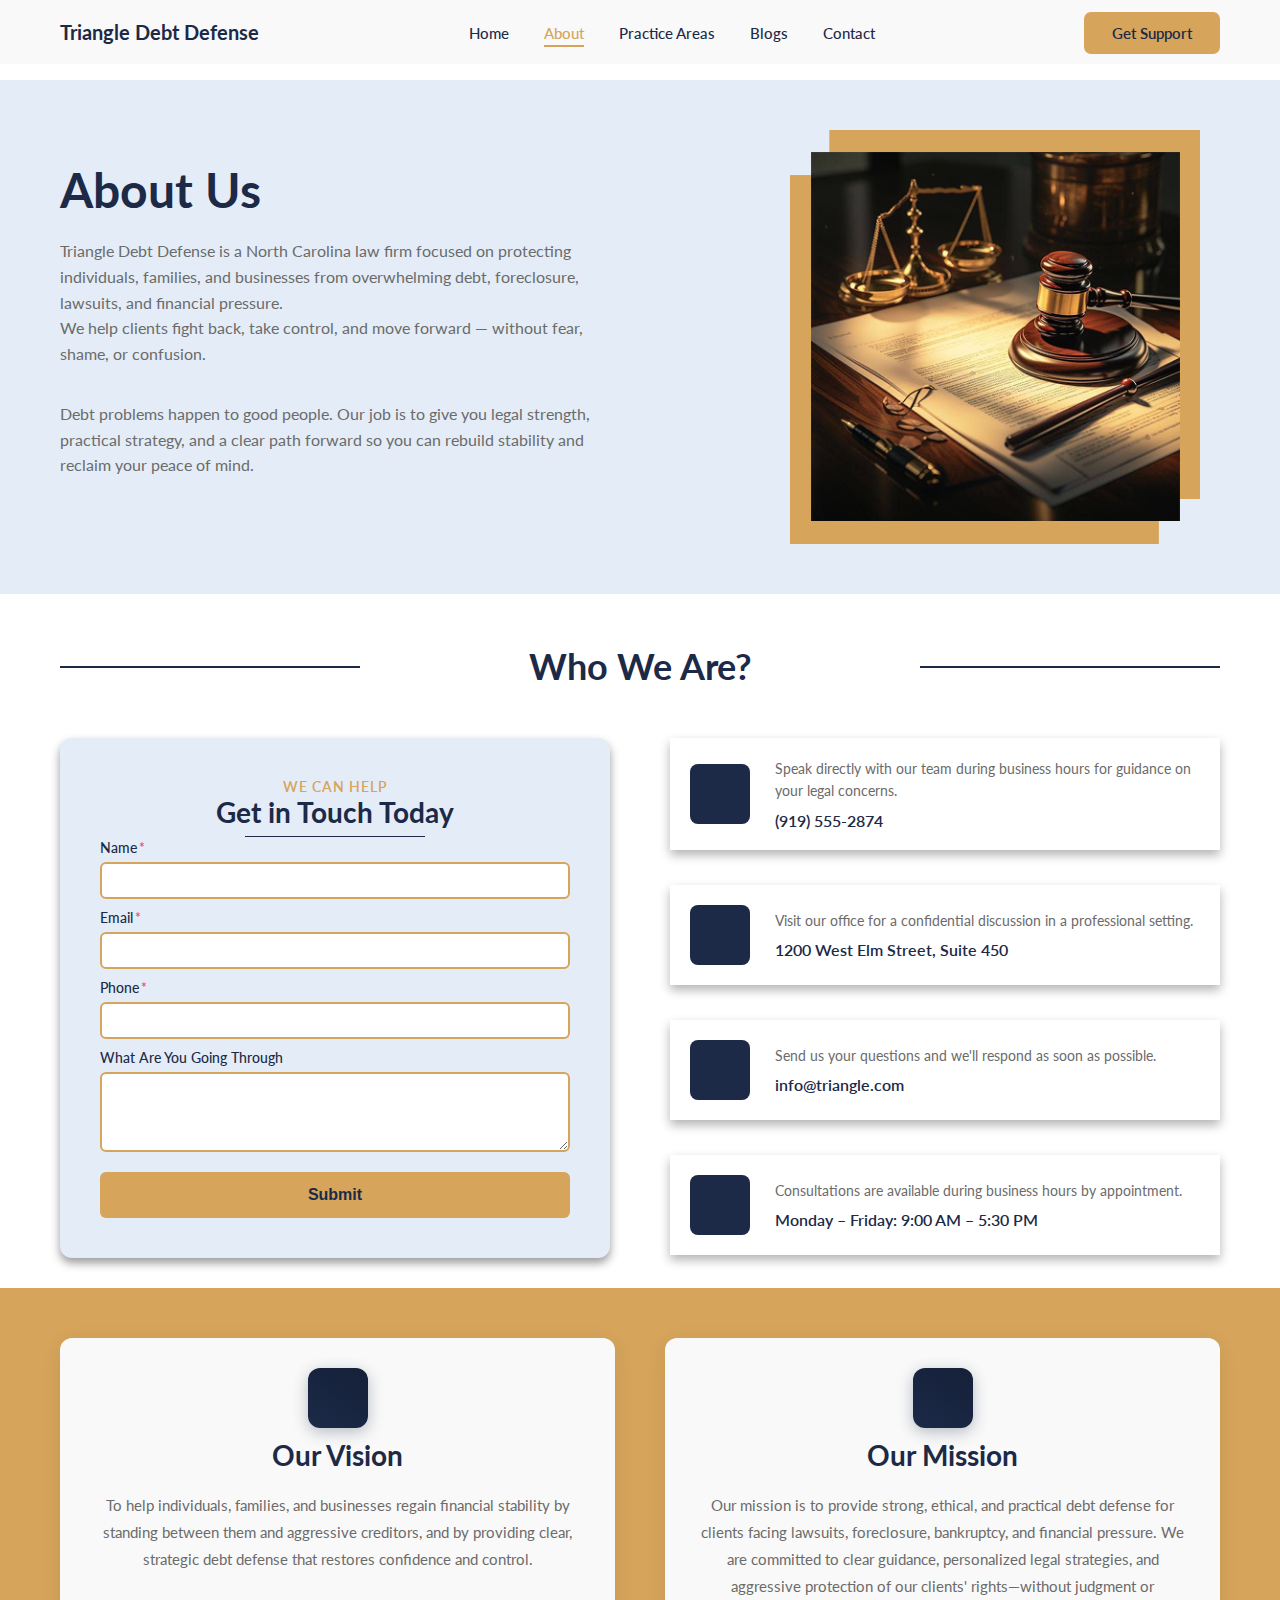
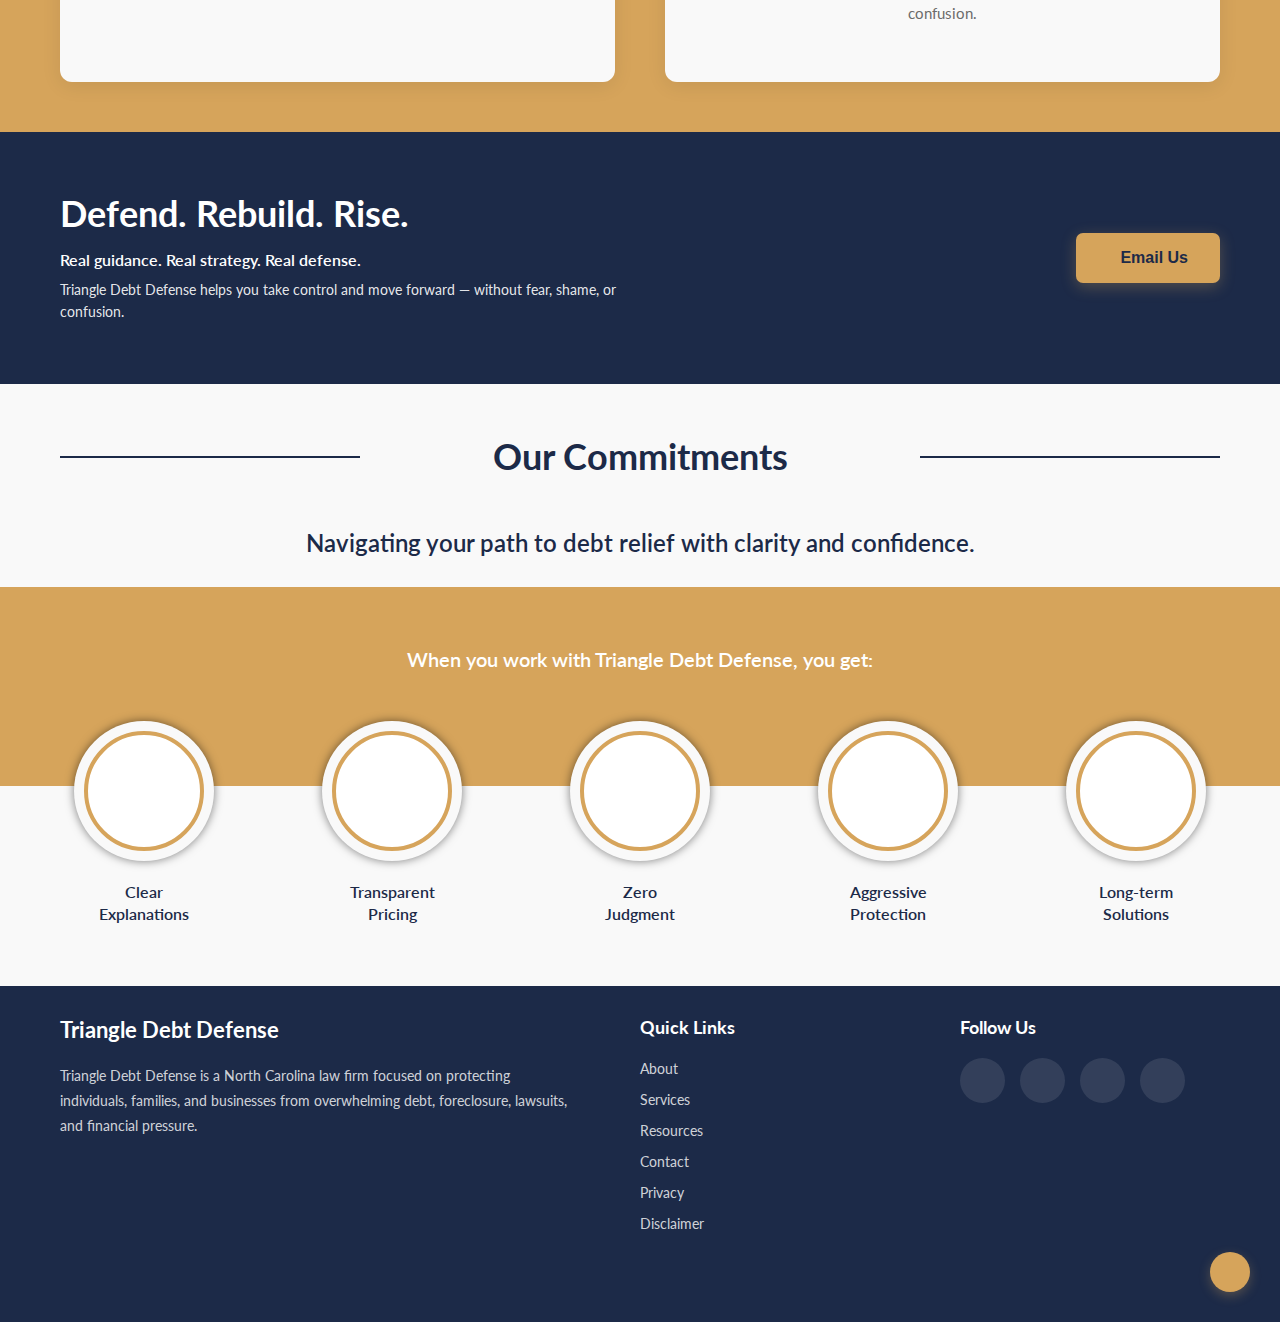
<file: about.html>
<!DOCTYPE html>
<html lang="en">

<head>
    <meta charset="UTF-8">
    <meta name="viewport" content="width=device-width, initial-scale=1.0">
    <link rel="stylesheet" href="assets/CSS/style.css">
    <link rel="stylesheet" href="assets/CSS/about.css">
    <link rel="stylesheet" href="https://cdnjs.cloudflare.com/ajax/libs/font-awesome/6.5.1/css/all.min.css"
        integrity="sha512-DTOQO9RWCH3ppGqcWaEA1BIZOC6xxalwEsw9c2QQeAIftl+Vegovlnee1c9QX4TctnWMn13TZye+giMm8e2LwA=="
        crossorigin="anonymous" referrerpolicy="no-referrer">
    <title>Triangle Debt Defense | About</title>
</head>

<body>

    <!-- Header -->
    <header>

        <!-- Navigation Bar For  -->
        <nav class="flexBetween">

            <!-- Logo -->
            <div class="logo">
                <a href="index.html"><span>Triangle Debt Defense</span></a>
            </div>

            <!-- Navigation buttons -->
            <ul class="nav-buttons">
                <li><a href="index.html">Home</a></li>
                <li><a href="about.html" class="active">About</a></li>
                <li><a href="practiseAreas.html">Practice Areas</a></li>
                <li><a href="chapter7vschapter13bankruptcy.html">Blogs</a></li>
                <li><a href="contact.html">Contact</a></li>
            </ul>

            <!-- contact buttons -->
            <div class="contact-buttons">
                <a class="secondaryButton" href="contact.html"><span>Get Support</span></a>
            </div>

            <!-- Hamburger Menu -->
            <div class="hamburger" id="hamburger">
                <span></span>
                <span></span>
                <span></span>
            </div>

        </nav>

        <!-- Side Bar -->
        <div class="sidebar" id="sidebar">
            <div class="sidebar-header">
                <div class="sidebar-logo">
                    <span>Triangle Debt Defense</span>
                </div>
                <button class="close-btn" id="closeBtn">
                    <span>&times;</span>
                </button>
            </div>
            <ul class="sidebar-nav">
                <li><a href="index.html">Home</a></li>
                <li><a href="about.html" class="active">About</a></li>
                <li><a href="practiseAreas.html">Practice Areas</a></li>
                <li><a href="chapter7vschapter13bankruptcy.html">Blogs</a></li>
                <li><a href="contact.html">Contact</a></li>
            </ul>
            <div class="sidebar-footer">
                <a class="secondaryButton" href="contact.html"><span>Get Support</span></a>
            </div>
        </div>

    </header>

    <!-- Section 1: About Hero Section -->
    <section id="moveToTopBtn" class="about-hero-section">
        <div class="section-style">
            <div class="about-hero-container">
                <!-- Left Column: Text Content -->
                <div class="about-hero-content">
                    <h1 class="about-hero-heading hero-title">
                        <i class="fa-solid fa-caret-right"></i>
                        About Us
                    </h1>
                    <p class="hero-description">
                        Triangle Debt Defense is a North Carolina law firm focused on protecting individuals, families,
                        and businesses from overwhelming debt, foreclosure, lawsuits, and financial pressure.<br>
                        We help clients fight back, take control, and move forward — without fear, shame, or confusion.
                    </p>
                    <p class="hero-description">
                        Debt problems happen to good people. Our job is to give you legal strength, practical strategy,
                        and a clear path forward so you can rebuild stability and reclaim your peace of mind.
                    </p>
                </div>

                <!-- Right Column: Image -->
                <div class="about-hero-image">
                    <img src="assets/Images/aboutHero.png" alt="Legal services - scales of justice and gavel">
                </div>
            </div>
        </div>
    </section>

    <!-- Section 2: Contact Us Section -->
    <section class="who-we-are">
        <div class="section-style">

            <!-- Section Title -->
            <h2 class="section-title">Who We Are?</h2>

            <!-- Top Info -->
            <div class="who-top">

                <!-- Right form -->
                <div class="who-right-form marginCenter">
                    <div class="form-header">
                        <p class="form-subtitle">We Can Help</p>
                        <h3 class="form-title">Get in Touch Today</h3>
                    </div>
                    <form class="contact-form">
                        <div class="form-group">
                            <label for="name">Name<span class="required">*</span></label>
                            <input type="text" id="name" name="name" required>
                        </div>
                        <div class="form-group">
                            <label for="email">Email<span class="required">*</span></label>
                            <input type="email" id="email" name="email" required>
                        </div>
                        <div class="form-group">
                            <label for="phone">Phone<span class="required">*</span></label>
                            <input type="tel" id="phone" name="phone" required>
                        </div>
                        <div class="form-group">
                            <label for="message">What Are You Going Through</label>
                            <textarea id="message" name="message" rows="3"></textarea>
                        </div>
                        <button type="submit" class="submit-btn">Submit</button>
                    </form>
                </div>

                <!-- Right: Contact Information Cards -->
                <div class="about-contact-cards">
                    <!-- Phone Card -->
                    <div class="about-contact-card">
                        <div class="about-contact-icon">
                            <i class="fa-solid fa-phone"></i>
                        </div>
                        <div class="about-contact-text">
                            <p class="contact-card-description">Speak directly with our team during business hours for
                                guidance on your legal concerns.</p>
                            <p class="contact-card-info">(919) 555-2874</p>
                        </div>
                    </div>

                    <!-- Location Card -->
                    <div class="about-contact-card">
                        <div class="about-contact-icon">
                            <i class="fa-solid fa-location-dot"></i>
                        </div>
                        <div class="about-contact-text">
                            <p class="contact-card-description">Visit our office for a confidential discussion in a
                                professional setting.</p>
                            <p class="contact-card-info">1200 West Elm Street, Suite 450</p>
                        </div>
                    </div>

                    <!-- Email Card -->
                    <div class="about-contact-card">
                        <div class="about-contact-icon">
                            <i class="fa-solid fa-envelope"></i>
                        </div>
                        <div class="about-contact-text">
                            <p class="contact-card-description">Send us your questions and we'll respond as soon as
                                possible.</p>
                            <p class="contact-card-info">info@triangle.com</p>
                        </div>
                    </div>

                    <!-- Availability Card -->
                    <div class="about-contact-card">
                        <div class="about-contact-icon">
                            <i class="fa-solid fa-clock"></i>
                        </div>
                        <div class="about-contact-text">
                            <p class="contact-card-description">Consultations are available during business hours by
                                appointment.</p>
                            <p class="contact-card-info">Monday – Friday: 9:00 AM – 5:30 PM</p>
                        </div>
                    </div>
                </div>
            </div>
        </div>
    </section>

    <!-- Section 3: Our Vision & Mission -->
    <section class="vision-mission-section">
        <div class="section-style">
            <div class="vision-mission-container">
                <!-- Our Vision Card -->
                <div class="vision-card">
                    <div class="vm-icon-wrapper">
                        <div class="vm-icon">
                            <i class="fa-solid fa-eye"></i>
                        </div>
                    </div>
                    <h3 class="vm-title">Our Vision</h3>
                    <p class="vm-description">
                        To help individuals, families, and businesses regain financial stability by standing between
                        them and aggressive creditors, and by providing clear, strategic debt defense that restores
                        confidence and control.
                    </p>
                    <div class="vm-decorative-line"></div>
                </div>

                <!-- Our Mission Card -->
                <div class="mission-card">
                    <div class="vm-icon-wrapper">
                        <div class="vm-icon">
                            <i class="fa-solid fa-bullseye"></i>
                        </div>
                    </div>
                    <h3 class="vm-title">Our Mission</h3>
                    <p class="vm-description">
                        Our mission is to provide strong, ethical, and practical debt defense for clients facing
                        lawsuits, foreclosure, bankruptcy, and financial pressure. We are committed to clear guidance,
                        personalized legal strategies, and aggressive protection of our clients' rights—without judgment
                        or confusion.
                    </p>
                    <div class="vm-decorative-line"></div>
                </div>
            </div>
        </div>
    </section>

    <!-- Section 4: CTA Section -->
    <section class="cta-section">
        <div class="section-style">
            <div class="cta-container">
                <div class="cta-content">
                    <h2 class="cta-title">Defend. Rebuild. Rise.</h2>
                    <p class="cta-subtitle">Real guidance. Real strategy. Real defense.</p>
                    <p class="cta-description">
                        Triangle Debt Defense helps you take control and move forward — without fear, shame, or
                        confusion.
                    </p>
                </div>
                <div class="cta-button-wrapper">
                    <button class="cta-button">
                        <i class="fa-solid fa-envelope"></i>
                        <span>Email Us</span>
                    </button>
                </div>
            </div>
        </div>
    </section>

    <!-- Section 5: Our Promise -->
    <section class="our-promise">

        <div class="section-style">

            <!-- Section Title -->
            <h2 class="section-title">Our Commitments</h2>

            <!-- Section Subtitle -->
            <h3 class="promise-subtitle">Navigating your path to debt relief with clarity and confidence.</h3>
        </div>

        <!-- Promise Banner -->
        <div class="promise-banner">
            <p class="banner-text">When you work with Triangle Debt Defense, you get:</p>

            <div class="promise-features">
                <!-- Feature 1: Clear Explanations -->
                <div class="promise-item">
                    <div class="promise-wrapper">
                        <div class="promise-icon">
                            <i class="fa-solid fa-book-open"></i>
                        </div>
                    </div>
                    <p class="promise-label">Clear <br class="promise-break">Explanations</p>
                </div>

                <!-- Feature 2: Transparent Pricing -->
                <div class="promise-item">
                    <div class="promise-wrapper">
                        <div class="promise-icon">
                            <i class="fa-solid fa-tag"></i>
                        </div>
                    </div>
                    <p class="promise-label">Transparent <br class="promise-break">Pricing</p>
                </div>

                <!-- Feature 3: Zero Judgment -->
                <div class="promise-item">
                    <div class="promise-wrapper">
                        <div class="promise-icon">
                            <i class="fa-solid fa-scale-balanced"></i>
                        </div>
                    </div>
                    <p class="promise-label">Zero <br class="promise-break">Judgment</p>
                </div>

                <!-- Feature 4: Aggressive Protection -->
                <div class="promise-item">
                    <div class="promise-wrapper">
                        <div class="promise-icon">
                            <i class="fa-solid fa-bolt"></i>
                        </div>
                    </div>
                    <p class="promise-label">Aggressive <br class="promise-break">Protection</p>
                </div>

                <!-- Feature 5: Long-term Solutions -->
                <div class="promise-item">
                    <div class="promise-wrapper">
                        <div class="promise-icon">
                            <i class="fa-solid fa-clock"></i>
                        </div>
                    </div>
                    <p class="promise-label">Long-term <br class="promise-break">Solutions</p>
                </div>
            </div>
        </div>
    </section>

    <!-- Footer -->
    <footer class="footer">
        <div class="footer-container section-style">
            <!-- Left Column - Company Info -->
            <div class="footer-column footer-about">
                <h3 class="footer-logo">Triangle Debt Defense</h3>
                <p class="footer-description">
                    Triangle Debt Defense is a North Carolina law firm focused on protecting individuals, families, and
                    businesses from overwhelming debt, foreclosure, lawsuits, and financial pressure.
                </p>
            </div>

            <!-- Center Column - Quick Links -->
            <div class="footer-column footer-links">
                <h4 class="footer-title">Quick Links</h4>
                <ul class="footer-menu">
                    <li><a href="about.html">About</a></li>
                    <li><a href="services.html">Services</a></li>
                    <li><a href="#">Resources</a></li>
                    <li><a href="contact.html">Contact</a></li>
                    <li><a href="#">Privacy</a></li>
                    <li><a href="#">Disclaimer</a></li>
                </ul>
            </div>

            <!-- Right Column - Social Media -->
            <div class="footer-column footer-social">
                <h4 class="footer-title">Follow Us</h4>
                <div class="social-icons">
                    <a href="#" class="social-icon" aria-label="Facebook">
                        <i class="fa-brands fa-facebook-f"></i>
                    </a>
                    <a href="#" class="social-icon" aria-label="YouTube">
                        <i class="fa-brands fa-youtube"></i>
                    </a>
                    <a href="#" class="social-icon" aria-label="Twitter">
                        <i class="fa-brands fa-twitter"></i>
                    </a>
                    <a href="#" class="social-icon" aria-label="WhatsApp">
                        <i class="fa-brands fa-whatsapp"></i>
                    </a>
                </div>
            </div>

            <!-- Move to top Button -->
            <div class="footer-column footer-top">
                <a href="#moveToTopBtn" class="move-to-top-btn" aria-label="Move to top">
                    <i class="fa-solid fa-arrow-up"></i>
                </a>
            </div>

        </div>
    </footer>

    <script src="assets/JS/script.js"></script>
</body>

</html>
</file>
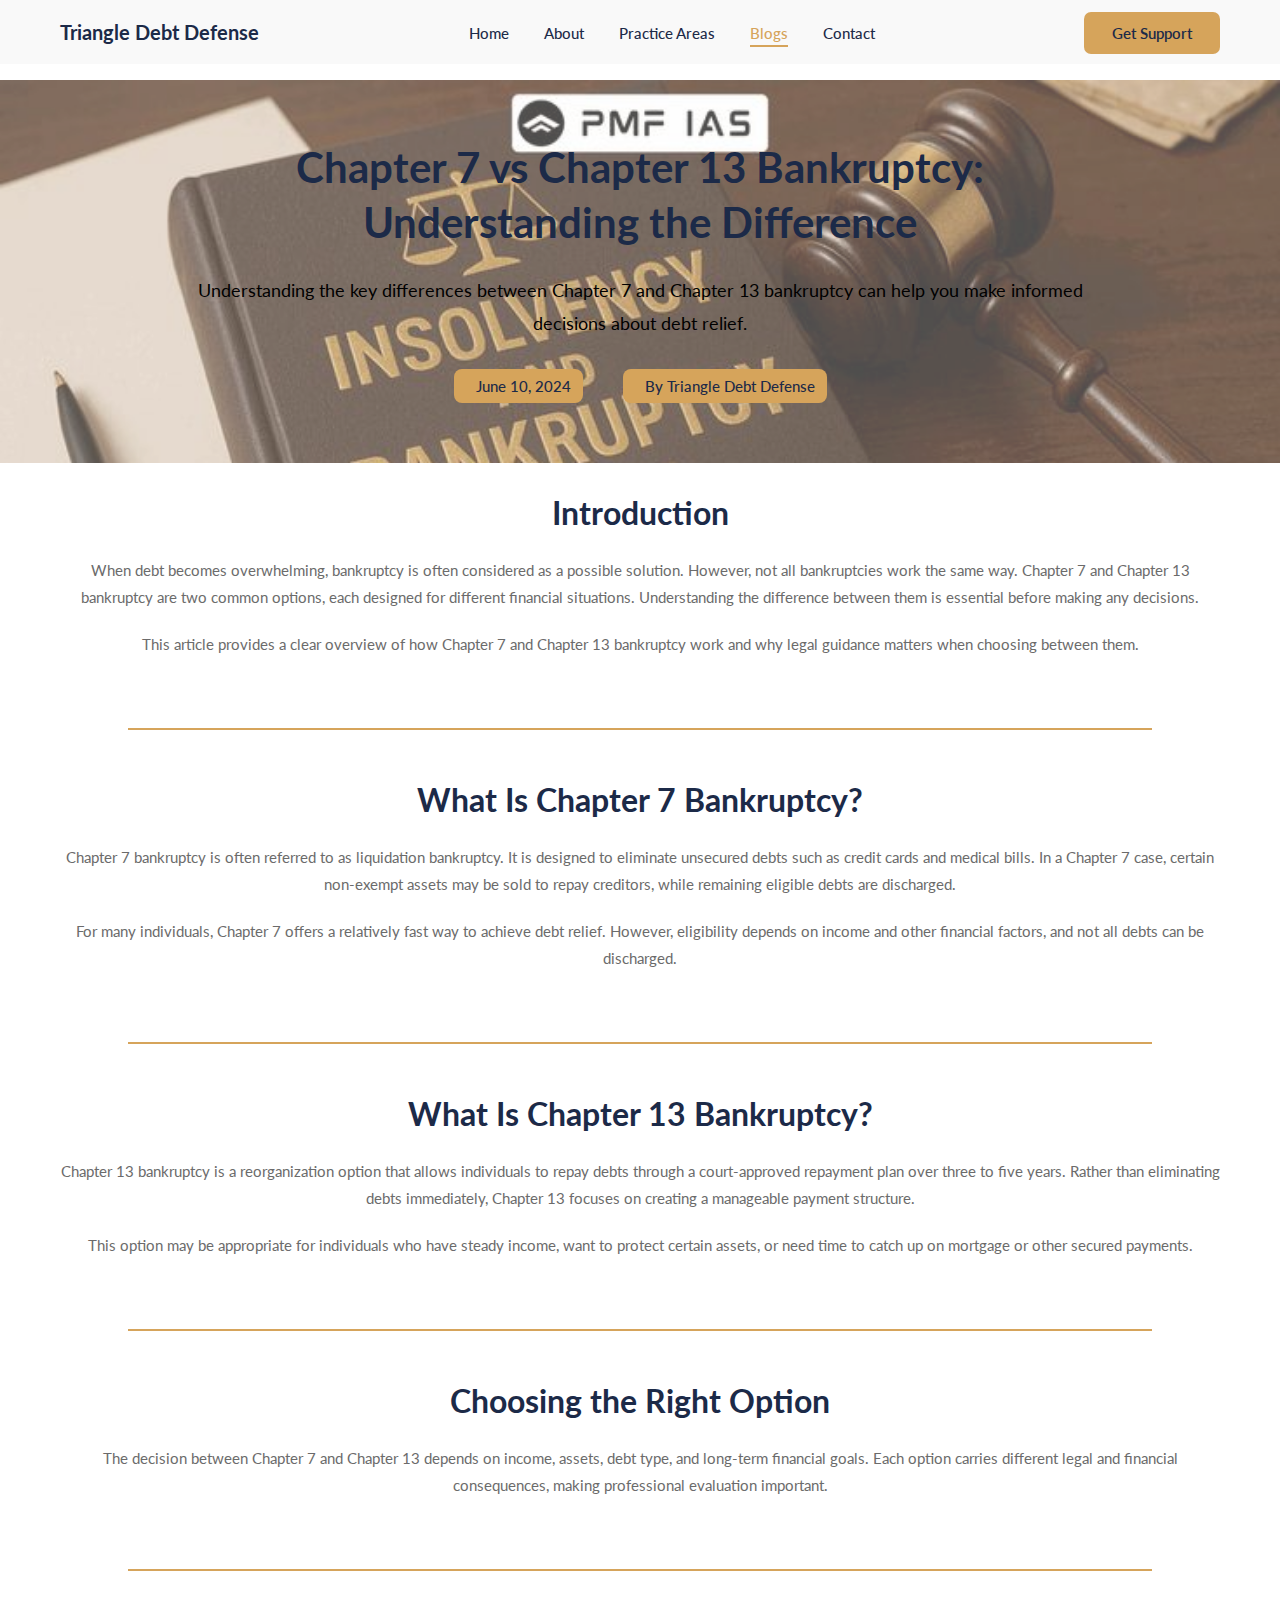
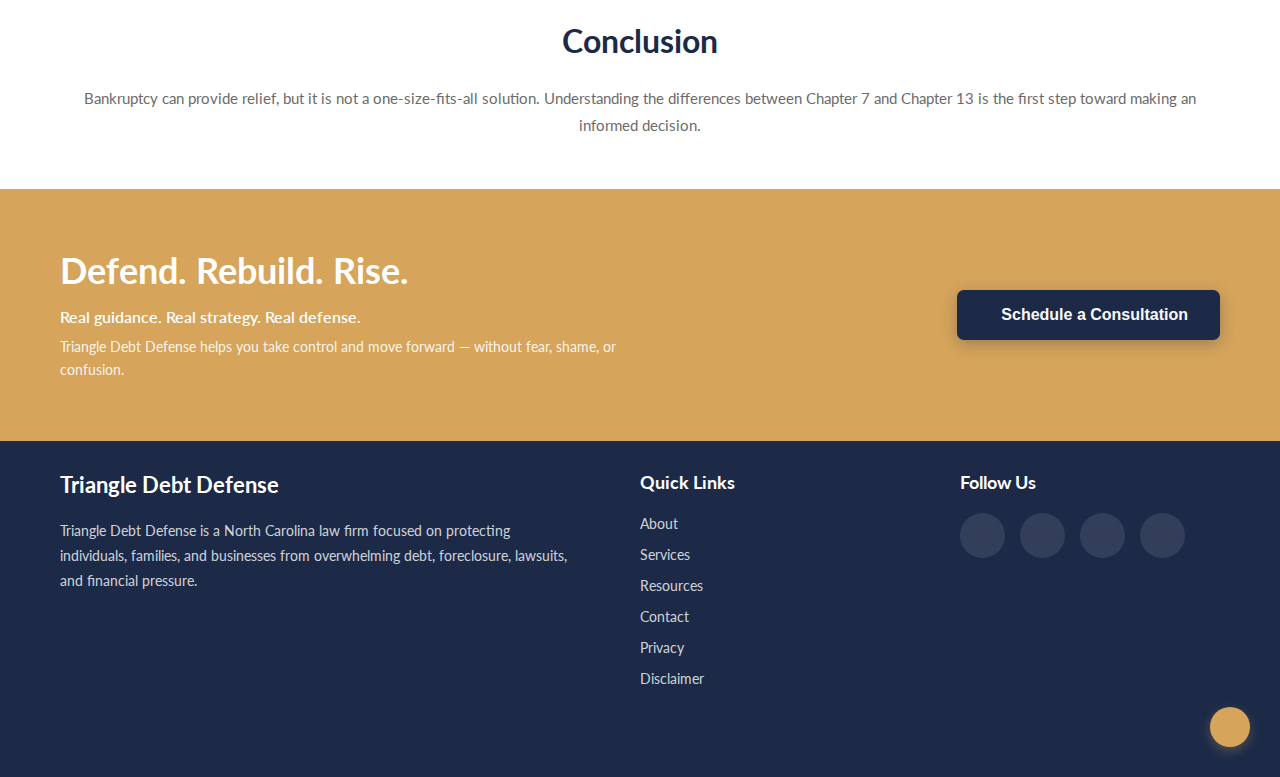
<file: chapter7vschapter13bankruptcy.html>
<!DOCTYPE html>
<html lang="en">

<head>
    <meta charset="UTF-8">
    <meta name="viewport" content="width=device-width, initial-scale=1.0">
    <link rel="stylesheet" href="assets/CSS/style.css">
    <link rel="stylesheet" href="assets/CSS/blog.css">
    <link rel="stylesheet" href="https://cdnjs.cloudflare.com/ajax/libs/font-awesome/6.5.1/css/all.min.css"
        integrity="sha512-DTOQO9RWCH3ppGqcWaEA1BIZOC6xxalwEsw9c2QQeAIftl+Vegovlnee1c9QX4TctnWMn13TZye+giMm8e2LwA=="
        crossorigin="anonymous" referrerpolicy="no-referrer">
    <title>Chapter 7 vs Chapter 13 Bankruptcy | Blog</title>
</head>

<body>

    <!-- Header -->
    <header>

        <!-- Navigation Bar For  -->
        <nav class="flexBetween">

            <!-- Logo -->
            <div class="logo">
                <a href="index.html"><span>Triangle Debt Defense</span></a>
            </div>

            <!-- Navigation buttons -->
            <ul class="nav-buttons">
                <li><a href="index.html">Home</a></li>
                <li><a href="about.html">About</a></li>
                <li><a href="practiseAreas.html">Practice Areas</a></li>
                <li><a href="chapter7vschapter13bankruptcy.html" class="active">Blogs</a></li>
                <li><a href="contact.html">Contact</a></li>
            </ul>

            <!-- contact buttons -->
            <div class="contact-buttons">
                <a class="secondaryButton" href="contact.html"><span>Get Support</span></a>
            </div>

            <!-- Hamburger Menu -->
            <div class="hamburger" id="hamburger">
                <span></span>
                <span></span>
                <span></span>
            </div>

        </nav>

        <!-- Side Bar -->
        <div class="sidebar" id="sidebar">
            <div class="sidebar-header">
                <div class="sidebar-logo">
                    <span>Triangle Debt Defense</span>
                </div>
                <button class="close-btn" id="closeBtn">
                    <span>&times;</span>
                </button>
            </div>
            <ul class="sidebar-nav">
                <li><a href="index.html">Home</a></li>
                <li><a href="about.html">About</a></li>
                <li><a href="practiseAreas.html">Practice Areas</a></li>
                <li><a href="chapter7vschapter13bankruptcy.html" class="active">Blogs</a></li>
                <li><a href="contact.html">Contact</a></li>
            </ul>
            <div class="sidebar-footer">
                <a class="secondaryButton" href="contact.html"><span>Get Support</span></a>
            </div>
        </div>

    </header>

    <!-- Section 1: Blog Hero Section -->
    <section id="moveToTopBtn" class="blog-hero-section">
        <div class="section-style">
            <div class="blog-hero-container">
                <h1>Chapter 7 vs Chapter 13 Bankruptcy: <br> Understanding the Difference</h1>
                <p>Understanding the key differences between Chapter 7 and Chapter 13 bankruptcy can help you make informed decisions about debt relief.</p>
                <div class="article-date-author">
                    <div class="date">
                        <i class="fa-solid fa-calendar"></i>
                        <span>June 10, 2024</span>
                    </div>
                    <div class="author">
                        <i class="fa-solid fa-user"></i>
                        <span>By Triangle Debt Defense</span>
                    </div>
                </div>
            </div>
        </div>
    </section>

    <!-- Section 2: -->
    <section class="common-problms">
        <div class="section-style">
            <h2 class="blog-heading">
                Introduction
            </h2>
            <p class="text-center">When debt becomes overwhelming, bankruptcy is often considered as a possible solution. However, not all bankruptcies work the same way. Chapter 7 and Chapter 13 bankruptcy are two common options, each designed for different financial situations. Understanding the difference between them is essential before making any decisions.</p>
            <p>This article provides a clear overview of how Chapter 7 and Chapter 13 bankruptcy work and why legal guidance matters when choosing between them.</p>
        </div>
    </section>

    <div class="blog-divider"></div>

    <!-- Section 3: -->
    <section class="common-problms">
        <div class="section-style">
            <h2 class="blog-heading">
                What Is Chapter 7 Bankruptcy?
            </h2>
            <p>Chapter 7 bankruptcy is often referred to as liquidation bankruptcy. It is designed to eliminate unsecured debts such as credit cards and medical bills. In a Chapter 7 case, certain non-exempt assets may be sold to repay creditors, while remaining eligible debts are discharged.</p>
            <p>For many individuals, Chapter 7 offers a relatively fast way to achieve debt relief. However, eligibility depends on income and other financial factors, and not all debts can be discharged.</p>
        </div>
    </section>

    <div class="blog-divider"></div>

    <!-- Section 4: -->
    <section class="common-problms">
        <div class="section-style">
            <h2 class="blog-heading">
                What Is Chapter 13 Bankruptcy?
            </h2>
            <p>Chapter 13 bankruptcy is a reorganization option that allows individuals to repay debts through a court-approved repayment plan over three to five years. Rather than eliminating debts immediately, Chapter 13 focuses on creating a manageable payment structure.</p>
            <p>This option may be appropriate for individuals who have steady income, want to protect certain assets, or need time to catch up on mortgage or other secured payments.</p>
        </div>
    </section>

    <div class="blog-divider"></div>

    <!-- Section 5: -->
    <section class="common-problms">
        <div class="section-style">
            <h2 class="blog-heading">
                Choosing the Right Option
            </h2>
            <p>The decision between Chapter 7 and Chapter 13 depends on income, assets, debt type, and long-term financial goals. Each option carries different legal and financial consequences, making professional evaluation important.</p>
        </div>
    </section>

    <div class="blog-divider"></div>

    <!-- Section 6: -->
    <section class="common-problms">
        <div class="section-style">
            <h2 class="blog-heading">
                Conclusion
            </h2>
            <p class="text-center">Bankruptcy can provide relief, but it is not a one-size-fits-all solution. Understanding the differences between Chapter 7 and Chapter 13 is the first step toward making an informed decision.</p>
        </div>
    </section>


    <!-- Section 7: CTA Section -->
    <section class="cta-section blog-cta-section">
        <div class="section-style">
            <div class="cta-container">
                <div class="cta-content">
                    <h2 class="cta-title">Defend. Rebuild. Rise.</h2>
                    <p class="cta-subtitle">Real guidance. Real strategy. Real defense.</p>
                    <p class="cta-description">
                        Triangle Debt Defense helps you take control and move forward — without fear, shame, or
                        confusion.
                    </p>
                </div>
                <div class="cta-button-wrapper">
                    <button class="cta-button blog-cta-button">
                        <i class="fa-solid fa-phone"></i>
                        <span>Schedule a Consultation</span>
                    </button>
                </div>
            </div>
        </div>
    </section>

    <!-- Footer -->
    <footer class="footer">
        <div class="footer-container section-style">
            <!-- Left Column - Company Info -->
            <div class="footer-column footer-about">
                <h3 class="footer-logo">Triangle Debt Defense</h3>
                <p class="footer-description">
                    Triangle Debt Defense is a North Carolina law firm focused on protecting individuals, families, and
                    businesses from overwhelming debt, foreclosure, lawsuits, and financial pressure.
                </p>
            </div>

            <!-- Center Column - Quick Links -->
            <div class="footer-column footer-links">
                <h4 class="footer-title">Quick Links</h4>
                <ul class="footer-menu">
                    <li><a href="about.html">About</a></li>
                    <li><a href="services.html">Services</a></li>
                    <li><a href="#">Resources</a></li>
                    <li><a href="contact.html">Contact</a></li>
                    <li><a href="#">Privacy</a></li>
                    <li><a href="#">Disclaimer</a></li>
                </ul>
            </div>

            <!-- Right Column - Social Media -->
            <div class="footer-column footer-social">
                <h4 class="footer-title">Follow Us</h4>
                <div class="social-icons">
                    <a href="#" class="social-icon" aria-label="Facebook">
                        <i class="fa-brands fa-facebook-f"></i>
                    </a>
                    <a href="#" class="social-icon" aria-label="YouTube">
                        <i class="fa-brands fa-youtube"></i>
                    </a>
                    <a href="#" class="social-icon" aria-label="Twitter">
                        <i class="fa-brands fa-twitter"></i>
                    </a>
                    <a href="#" class="social-icon" aria-label="WhatsApp">
                        <i class="fa-brands fa-whatsapp"></i>
                    </a>
                </div>
            </div>

            <!-- Move to top Button -->
            <div class="footer-column footer-top">
                <a href="#moveToTopBtn" class="move-to-top-btn" aria-label="Move to top">
                    <i class="fa-solid fa-arrow-up"></i>
                </a>
            </div>

        </div>
    </footer>

    <script src="assets/JS/script.js"></script>
</body>

</html>
</file>
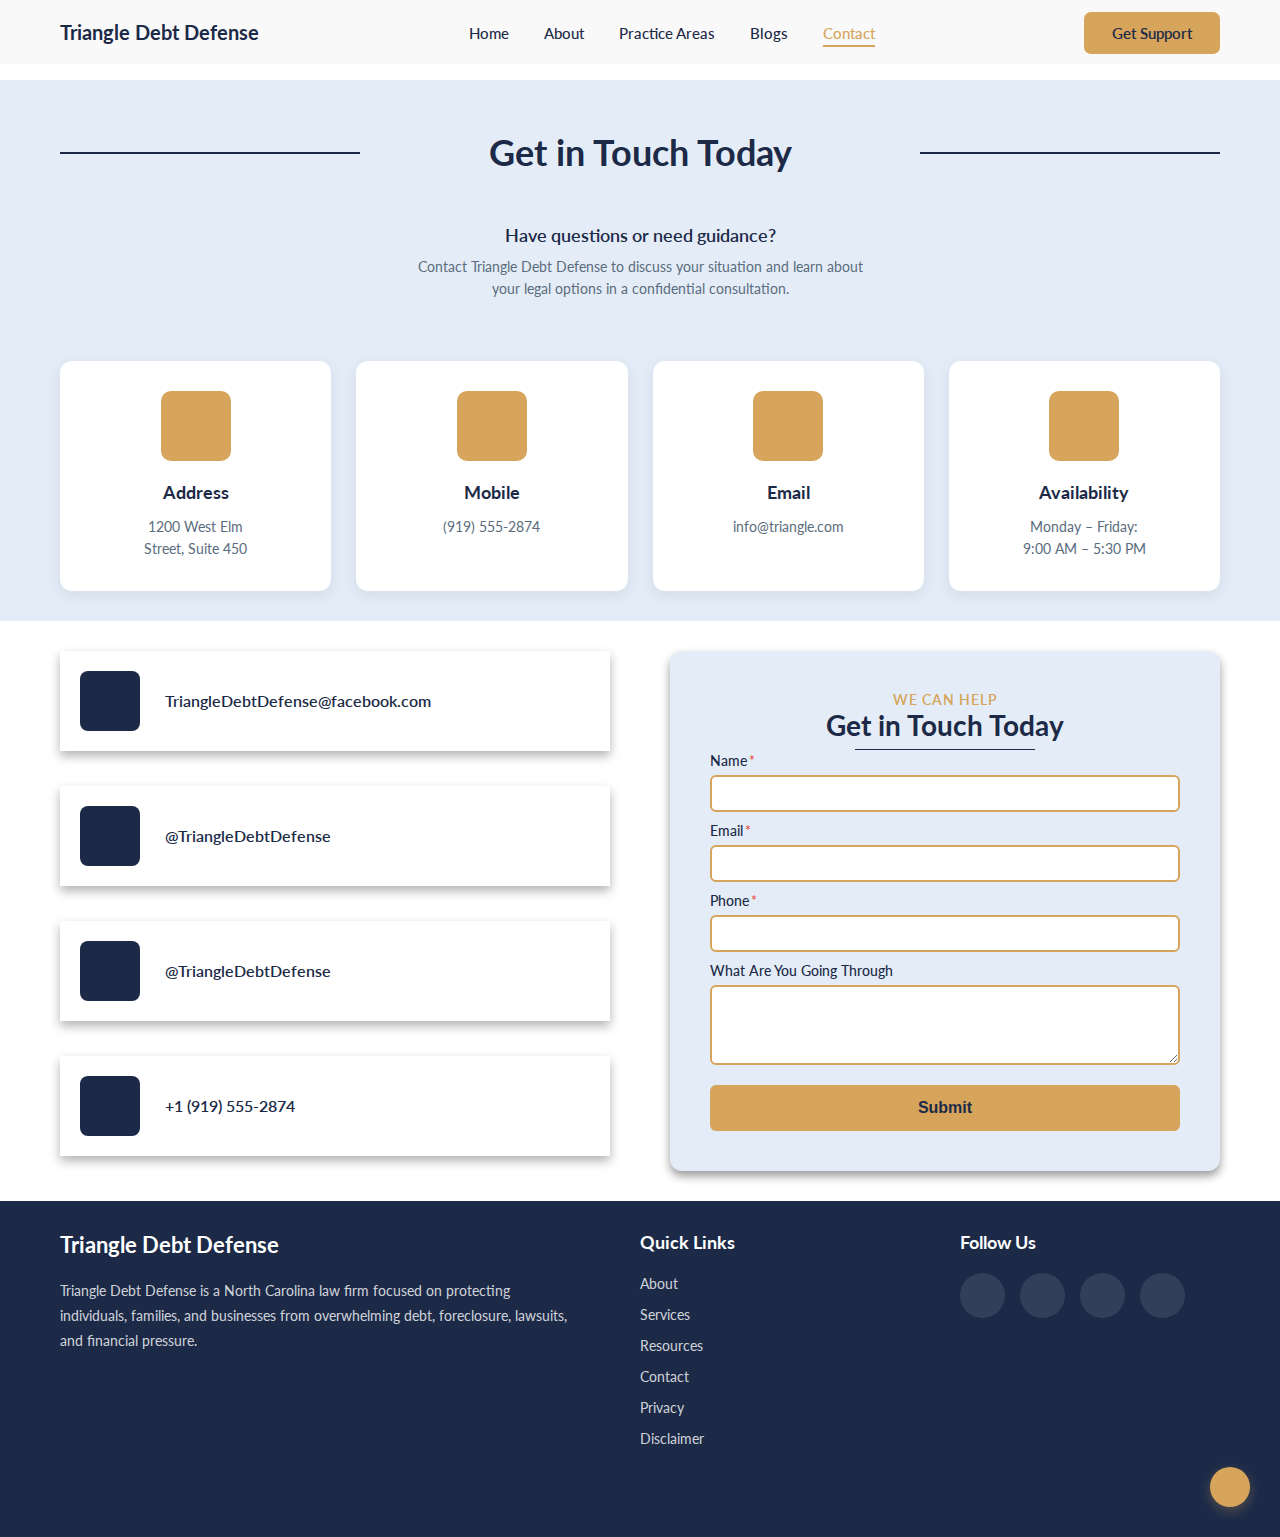
<file: contact.html>
<!DOCTYPE html>
<html lang="en">

<head>
    <meta charset="UTF-8">
    <meta name="viewport" content="width=device-width, initial-scale=1.0">
    <link rel="stylesheet" href="assets/CSS/style.css">
    <link rel="stylesheet" href="https://cdnjs.cloudflare.com/ajax/libs/font-awesome/6.5.1/css/all.min.css"
        integrity="sha512-DTOQO9RWCH3ppGqcWaEA1BIZOC6xxalwEsw9c2QQeAIftl+Vegovlnee1c9QX4TctnWMn13TZye+giMm8e2LwA=="
        crossorigin="anonymous" referrerpolicy="no-referrer">
    <link rel="stylesheet" href="assets/CSS/about.css">
    <link rel="stylesheet" href="assets/CSS/contact.css">
    <title>Triangle Debt Defense</title>
</head>

<body>

    <!-- Header -->
    <header>

        <!-- Navigation Bar For  -->
        <nav class="flexBetween">

            <!-- Logo -->
            <div class="logo">
                <a href="index.html"><span>Triangle Debt Defense</span></a>
            </div>

            <!-- Navigation buttons -->
            <ul class="nav-buttons">
                <li><a href="index.html">Home</a></li>
                <li><a href="about.html">About</a></li>
                <li><a href="practiseAreas.html">Practice Areas</a></li>
                <li><a href="chapter7vschapter13bankruptcy.html">Blogs</a></li>
                <li><a href="contact.html" class="active">Contact</a></li>
            </ul>

            <!-- contact buttons -->
            <div class="contact-buttons">
                <a class="secondaryButton" href="contact.html"><span>Get Support</span></a>
            </div>

            <!-- Hamburger Menu -->
            <div class="hamburger" id="hamburger">
                <span></span>
                <span></span>
                <span></span>
            </div>

        </nav>

        <!-- Side Bar -->
        <div class="sidebar" id="sidebar">
            <div class="sidebar-header">
                <div class="sidebar-logo">
                    <span>Triangle Debt Defense</span>
                </div>
                <button class="close-btn" id="closeBtn">
                    <span>&times;</span>
                </button>
            </div>
            <ul class="sidebar-nav">
                <li><a href="index.html">Home</a></li>
                <li><a href="about.html">About</a></li>
                <li><a href="practiseAreas.html">Practice Areas</a></li>
                <li><a href="chapter7vschapter13bankruptcy.html">Blogs</a></li>
                <li><a href="contact.html" class="active">Contact</a></li>
            </ul>
            <div class="sidebar-footer">
                <a class="secondaryButton" href="contact.html"><span>Get Support</span></a>
            </div>
        </div>

    </header>

    <!-- Section 1: Contact Us -->
    <section id="#moveToTopBtn" class="contact-us">
        <div class="section-style">

            <!-- Section Title -->
            <h2 class="section-title">Get in Touch Today</h2>

            <!-- Section Description -->
            <p class="contact-description">Have questions or need guidance?</p>
            <p class="contact-description-sub">
                Contact Triangle Debt Defense to discuss your situation and learn about<br>
                your legal options in a confidential consultation.
            </p>

            <!-- Contact Cards Grid -->
            <div class="contact-cards">
                <!-- Address Card -->
                <div class="contact-card">
                    <div class="contact-card-icon">
                        <i class="fa-solid fa-location-dot"></i>
                    </div>
                    <div class="contact-card-content">
                        <h4 class="contact-card-title">Address</h4>
                        <p class="contact-card-text">1200 West Elm<br>Street, Suite 450</p>
                    </div>
                </div>

                <!-- Mobile Card -->
                <div class="contact-card">
                    <div class="contact-card-icon">
                        <i class="fa-solid fa-phone"></i>
                    </div>
                    <div class="contact-card-content">
                        <h4 class="contact-card-title">Mobile</h4>
                        <p class="contact-card-text">(919) 555-2874</p>
                    </div>
                </div>

                <!-- Email Card -->
                <div class="contact-card">
                    <div class="contact-card-icon">
                        <i class="fa-solid fa-envelope"></i>
                    </div>
                    <div class="contact-card-content">
                        <h4 class="contact-card-title">Email</h4>
                        <p class="contact-card-text">info@triangle.com</p>
                    </div>
                </div>

                <!-- Availability Card -->
                <div class="contact-card">
                    <div class="contact-card-icon">
                        <i class="fa-solid fa-clock"></i>
                    </div>
                    <div class="contact-card-content">
                        <h4 class="contact-card-title">Availability</h4>
                        <p class="contact-card-text">Monday – Friday:<br>9:00 AM – 5:30 PM</p>
                    </div>
                </div>
            </div>

        </div>

    </section>

    <!-- Section 2: Who we are section -->
    <section class="who-we-are">
        <div class="section-style">

            <!-- Top Info -->
            <div class="contact-who-top">
                <!-- Left content -->
                <!-- Right: Contact Information Cards -->
                <div class="social-contact-cards">
                    <!-- Phone Card -->
                    <div class="about-contact-card">
                        <div class="about-contact-icon">
                            <i class="fa-brands fa-facebook-f"></i>
                        </div>
                        <div class="about-contact-text">
                            <p class="contact-card-info">TriangleDebtDefense@facebook.com</p>
                        </div>
                    </div>

                    <!-- Location Card -->
                    <div class="about-contact-card">
                        <div class="about-contact-icon">
                            <i class="fa-brands fa-twitter"></i>
                        </div>
                        <div class="about-contact-text">
                            <p class="contact-card-info">@TriangleDebtDefense</p>
                        </div>
                    </div>

                    <!-- Email Card -->
                    <div class="about-contact-card">
                        <div class="about-contact-icon">
                            <i class="fa-brands fa-youtube"></i>
                        </div>
                        <div class="about-contact-text">
                            <p class="contact-card-info">@TriangleDebtDefense</p>
                        </div>
                    </div>

                    <!-- Availability Card -->
                    <div class="about-contact-card">
                        <div class="about-contact-icon">
                            <i class="fa-brands fa-whatsapp"></i>
                        </div>
                        <div class="about-contact-text">
                            <p class="contact-card-info">+1 (919) 555-2874</p>
                        </div>
                    </div>
                </div>

                <!-- Right form -->
                <div class="who-right-form marginCenter">
                    <div class="form-header">
                        <p class="form-subtitle">We Can Help</p>
                        <h3 class="form-title">Get in Touch Today</h3>
                    </div>
                    <form class="contact-form">
                        <div class="form-group">
                            <label for="name">Name<span class="required">*</span></label>
                            <input type="text" id="name" name="name" required>
                        </div>
                        <div class="form-group">
                            <label for="email">Email<span class="required">*</span></label>
                            <input type="email" id="email" name="email" required>
                        </div>
                        <div class="form-group">
                            <label for="phone">Phone<span class="required">*</span></label>
                            <input type="tel" id="phone" name="phone" required>
                        </div>
                        <div class="form-group">
                            <label for="message">What Are You Going Through</label>
                            <textarea id="message" name="message" rows="3"></textarea>
                        </div>
                        <button type="submit" class="submit-btn">Submit</button>
                    </form>
                </div>
            </div>
        </div>
    </section>

    <!-- Footer -->
    <footer class="footer">
        <div class="footer-container section-style">
            <!-- Left Column - Company Info -->
            <div class="footer-column footer-about">
                <h3 class="footer-logo">Triangle Debt Defense</h3>
                <p class="footer-description">
                    Triangle Debt Defense is a North Carolina law firm focused on protecting individuals, families, and
                    businesses from overwhelming debt, foreclosure, lawsuits, and financial pressure.
                </p>
            </div>

            <!-- Center Column - Quick Links -->
            <div class="footer-column footer-links">
                <h4 class="footer-title">Quick Links</h4>
                <ul class="footer-menu">
                    <li><a href="about.html">About</a></li>
                    <li><a href="services.html">Services</a></li>
                    <li><a href="#">Resources</a></li>
                    <li><a href="contact.html">Contact</a></li>
                    <li><a href="#">Privacy</a></li>
                    <li><a href="#">Disclaimer</a></li>
                </ul>
            </div>

            <!-- Right Column - Social Media -->
            <div class="footer-column footer-social">
                <h4 class="footer-title">Follow Us</h4>
                <div class="social-icons">
                    <a href="#" class="social-icon" aria-label="Facebook">
                        <i class="fa-brands fa-facebook-f"></i>
                    </a>
                    <a href="#" class="social-icon" aria-label="YouTube">
                        <i class="fa-brands fa-youtube"></i>
                    </a>
                    <a href="#" class="social-icon" aria-label="Twitter">
                        <i class="fa-brands fa-twitter"></i>
                    </a>
                    <a href="#" class="social-icon" aria-label="WhatsApp">
                        <i class="fa-brands fa-whatsapp"></i>
                    </a>
                </div>
            </div>

            <!-- Move to top Button -->
            <div class="footer-column footer-top">
                <a href="#moveToTopBtn" class="move-to-top-btn" aria-label="Move to top">
                    <i class="fa-solid fa-arrow-up"></i>
                </a>
            </div>

        </div>
    </footer>

    <script src="assets/JS/script.js"></script>
</body>

</html>
</file>
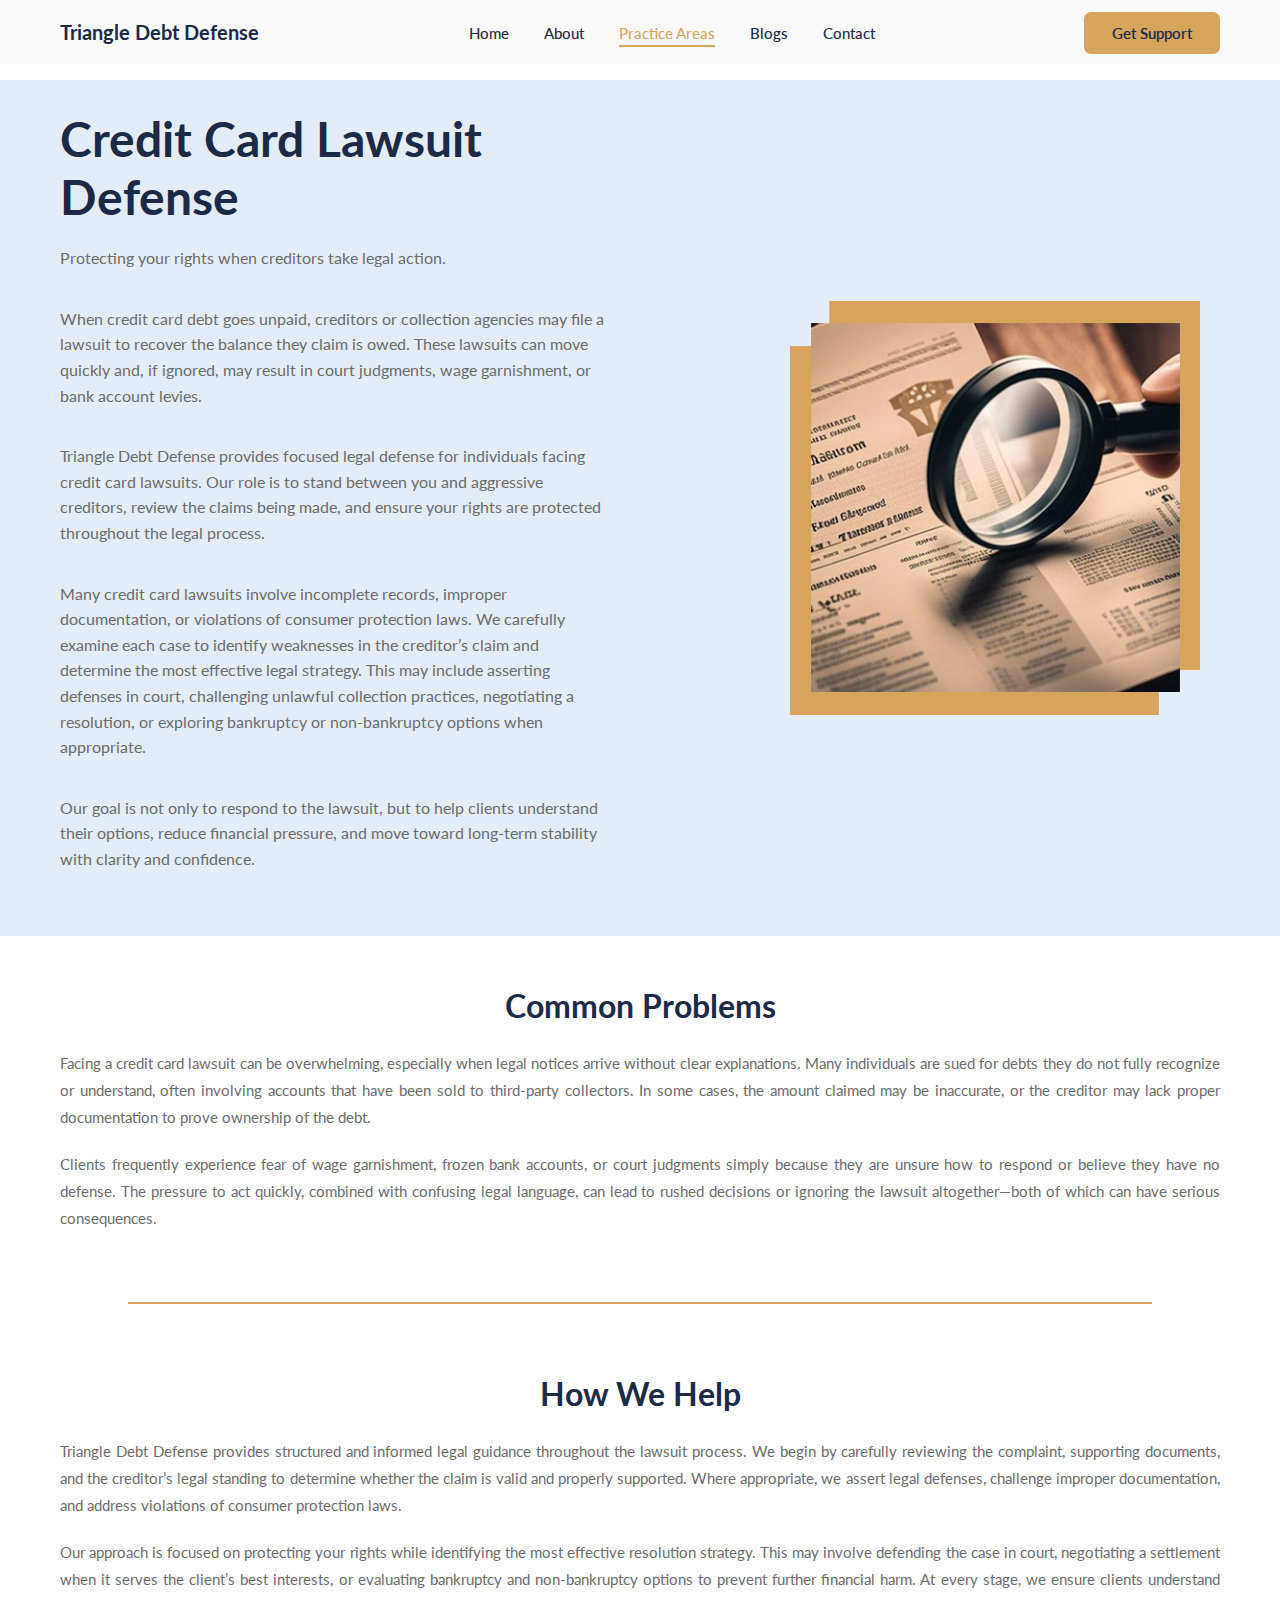
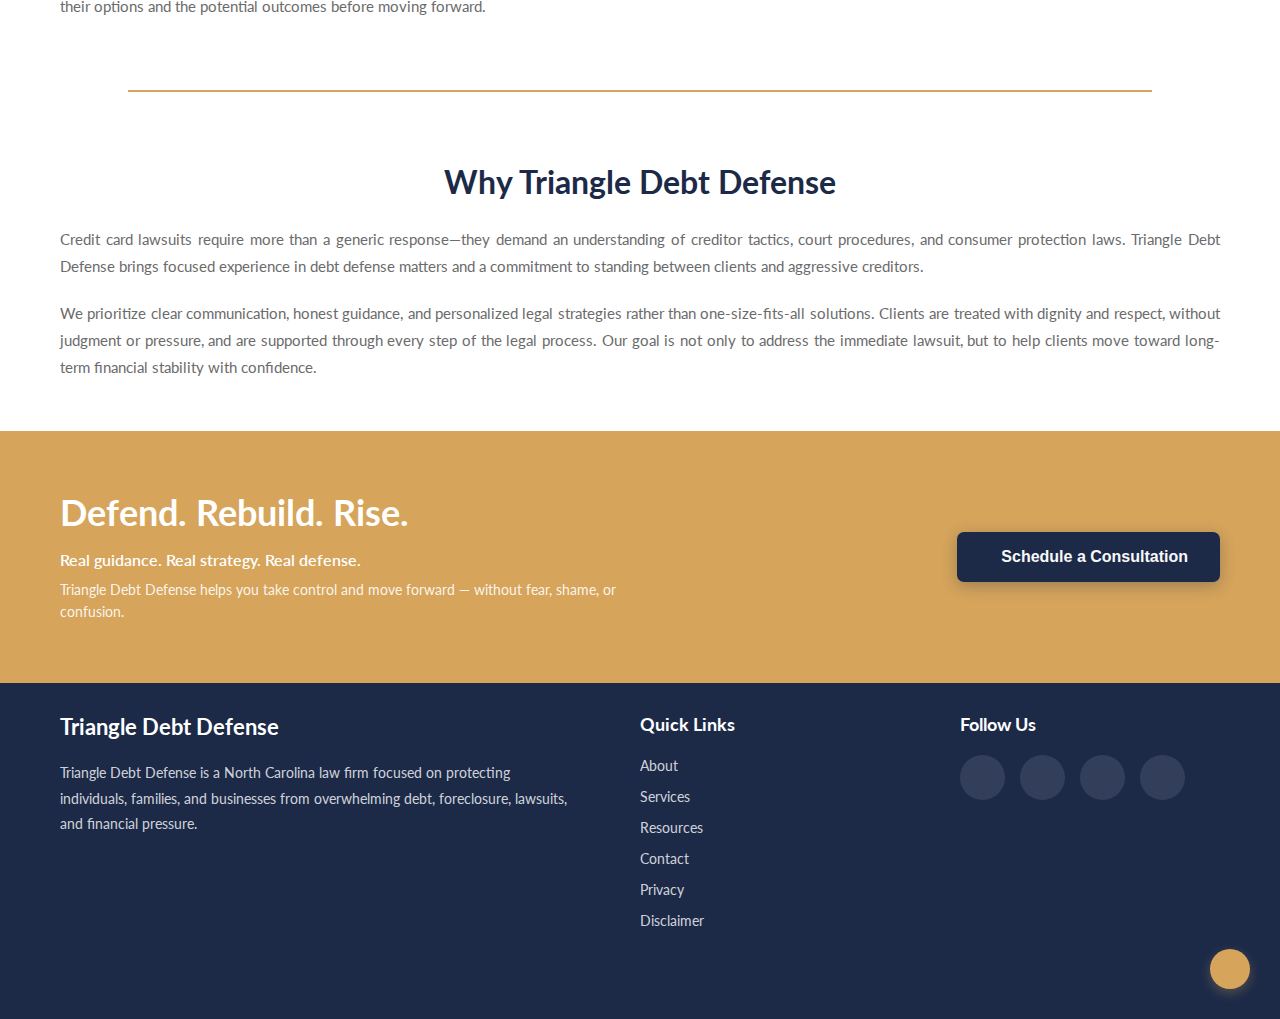
<file: creditCardLawsuitDefense.html>
<!DOCTYPE html>
<html lang="en">

<head>
    <meta charset="UTF-8">
    <meta name="viewport" content="width=device-width, initial-scale=1.0">
    <link rel="stylesheet" href="assets/CSS/style.css">
    <link rel="stylesheet" href="assets/CSS/about.css">
    <link rel="stylesheet" href="assets/CSS/practiseAreas.css">
    <link rel="stylesheet" href="assets/CSS/services.css">
    <link rel="stylesheet" href="https://cdnjs.cloudflare.com/ajax/libs/font-awesome/6.5.1/css/all.min.css"
        integrity="sha512-DTOQO9RWCH3ppGqcWaEA1BIZOC6xxalwEsw9c2QQeAIftl+Vegovlnee1c9QX4TctnWMn13TZye+giMm8e2LwA=="
        crossorigin="anonymous" referrerpolicy="no-referrer">
    <title>Triangle Debt Defense | About</title>
</head>

<body>

    <!-- Header -->
    <header>

        <!-- Navigation Bar For  -->
        <nav class="flexBetween">

            <!-- Logo -->
            <div class="logo">
                <a href="index.html"><span>Triangle Debt Defense</span></a>
            </div>

            <!-- Navigation buttons -->
            <ul class="nav-buttons">
                <li><a href="index.html">Home</a></li>
                <li><a href="about.html">About</a></li>
                <li><a href="practiseAreas.html" class="active">Practice Areas</a></li>
                <li><a href="chapter7vschapter13bankruptcy.html">Blogs</a></li>
                <li><a href="contact.html">Contact</a></li>
            </ul>

            <!-- contact buttons -->
            <div class="contact-buttons">
                <a class="secondaryButton" href="contact.html"><span>Get Support</span></a>
            </div>

            <!-- Hamburger Menu -->
            <div class="hamburger" id="hamburger">
                <span></span>
                <span></span>
                <span></span>
            </div>

        </nav>

        <!-- Side Bar -->
        <div class="sidebar" id="sidebar">
            <div class="sidebar-header">
                <div class="sidebar-logo">
                    <span>Triangle Debt Defense</span>
                </div>
                <button class="close-btn" id="closeBtn">
                    <span>&times;</span>
                </button>
            </div>
            <ul class="sidebar-nav">
                <li><a href="index.html">Home</a></li>
                <li><a href="about.html">About</a></li>
                <li><a href="practiseAreas.html" class="active">Practice Areas</a></li>
                <li><a href="chapter7vschapter13bankruptcy.html">Blogs</a></li>
                <li><a href="contact.html">Contact</a></li>
            </ul>
            <div class="sidebar-footer">
                <a class="secondaryButton" href="contact.html"><span>Get Support</span></a>
            </div>
        </div>

    </header>

    <!-- Section 1: About Hero Section -->
    <section id="moveToTopBtn" class="about-hero-section">
        <div class="section-style">
            <div class="about-hero-container">
                <!-- Left Column: Text Content -->
                <div class="about-hero-content">
                    <h1 class="hero-title">
                        <i class="fa-solid fa-caret-right"></i>
                        Credit Card Lawsuit Defense
                    </h1>
                    <p class="hero-description">
                        Protecting your rights when creditors take legal action.
                    </p>
                    <p class="hero-description">
                        When credit card debt goes unpaid, creditors or collection agencies may file a lawsuit to
                        recover the balance they claim is owed. These lawsuits can move quickly and, if ignored, may
                        result in court judgments, wage garnishment, or bank account levies.
                    </p>
                    <p class="hero-description">
                        Triangle Debt Defense provides focused legal defense for individuals facing credit card
                        lawsuits. Our role is to stand between you and aggressive creditors, review the claims being
                        made, and ensure your rights are protected throughout the legal process.
                    </p>
                    <p class="hero-description">
                        Many credit card lawsuits involve incomplete records, improper documentation, or violations of
                        consumer protection laws. We carefully examine each case to identify weaknesses in the
                        creditor’s claim and determine the most effective legal strategy. This may include asserting
                        defenses in court, challenging unlawful collection practices, negotiating a resolution, or
                        exploring bankruptcy or non-bankruptcy options when appropriate.
                    </p>
                    <p class="hero-description">
                        Our goal is not only to respond to the lawsuit, but to help clients understand their options,
                        reduce financial pressure, and move toward long-term stability with clarity and confidence.
                    </p>
                </div>

                <!-- Right Column: Image -->
                <div class="about-hero-image">
                    <img src="assets/Images/CreditCardLawsuitDefense.png"
                        alt="Legal services - scales of justice and gavel">
                </div>
            </div>
        </div>
    </section>

    <!-- Section 2: Common Problems -->
    <section class="common-problms">
        <div class="section-style">
            <div class="service-icon">
                <i class="fa-solid fa-triangle-exclamation"></i>
            </div>
            <h2 class="service-heading">
                Common Problems
            </h2>
            <p>Facing a credit card lawsuit can be overwhelming, especially when legal notices arrive without clear
                explanations. Many individuals are sued for debts they do not fully recognize or understand, often
                involving accounts that have been sold to third-party collectors. In some cases, the amount claimed may
                be inaccurate, or the creditor may lack proper documentation to prove ownership of the debt.</p>
            <p>Clients frequently experience fear of wage garnishment, frozen bank accounts, or court judgments simply
                because they are unsure how to respond or believe they have no defense. The pressure to act quickly,
                combined with confusing legal language, can lead to rushed decisions or ignoring the lawsuit
                altogether—both of which can have serious consequences.</p>
        </div>
    </section>

    <div class="service-divider"></div>

    <!-- Section 3: How we Help -->
    <section class="how-we-help">
        <div class="section-style">
            <div class="service-icon">
                <i class="fa-solid fa-hands-helping"></i>
            </div>
            <h2 class="service-heading">
                How We Help
            </h2>
            <p>Triangle Debt Defense provides structured and informed legal guidance throughout the lawsuit process. We
                begin by carefully reviewing the complaint, supporting documents, and the creditor’s legal standing to
                determine whether the claim is valid and properly supported. Where appropriate, we assert legal
                defenses, challenge improper documentation, and address violations of consumer protection laws.</p>
            <p>Our approach is focused on protecting your rights while identifying the most effective resolution
                strategy. This may involve defending the case in court, negotiating a settlement when it serves the
                client’s best interests, or evaluating bankruptcy and non-bankruptcy options to prevent further
                financial harm. At every stage, we ensure clients understand their options and the potential outcomes
                before moving forward.</p>
        </div>
    </section>

    <div class="service-divider"></div>

    <!-- Section 4: Why Triangle Debt Defense -->
    <section class="why-triangle-debt-defense">
        <div class="section-style">
            <div class="service-icon">
                <i class="fa-solid fa-shield-halved"></i>
            </div>
            <h2 class="service-heading">
                Why Triangle Debt Defense
            </h2>
            <p>Credit card lawsuits require more than a generic response—they demand an understanding of creditor
                tactics, court procedures, and consumer protection laws. Triangle Debt Defense brings focused experience
                in debt defense matters and a commitment to standing between clients and aggressive creditors.</p>
            <p>We prioritize clear communication, honest guidance, and personalized legal strategies rather than
                one-size-fits-all solutions. Clients are treated with dignity and respect, without judgment or pressure,
                and are supported through every step of the legal process. Our goal is not only to address the immediate
                lawsuit, but to help clients move toward long-term financial stability with confidence.</p>
        </div>
    </section>



    <!-- Section 3: CTA Section -->
    <section class="cta-section practise-cta-section">
        <div class="section-style">
            <div class="cta-container">
                <div class="cta-content">
                    <h2 class="cta-title">Defend. Rebuild. Rise.</h2>
                    <p class="cta-subtitle">Real guidance. Real strategy. Real defense.</p>
                    <p class="cta-description">
                        Triangle Debt Defense helps you take control and move forward — without fear, shame, or
                        confusion.
                    </p>
                </div>
                <div class="cta-button-wrapper">
                    <button class="cta-button practise-cta-button">
                        <i class="fa-solid fa-phone"></i>
                        <span>Schedule a Consultation</span>
                    </button>
                </div>
            </div>
        </div>
    </section>

    <!-- Footer -->
    <footer class="footer">
        <div class="footer-container section-style">
            <!-- Left Column - Company Info -->
            <div class="footer-column footer-about">
                <h3 class="footer-logo">Triangle Debt Defense</h3>
                <p class="footer-description">
                    Triangle Debt Defense is a North Carolina law firm focused on protecting individuals, families, and
                    businesses from overwhelming debt, foreclosure, lawsuits, and financial pressure.
                </p>
            </div>

            <!-- Center Column - Quick Links -->
            <div class="footer-column footer-links">
                <h4 class="footer-title">Quick Links</h4>
                <ul class="footer-menu">
                    <li><a href="about.html">About</a></li>
                    <li><a href="services.html">Services</a></li>
                    <li><a href="#">Resources</a></li>
                    <li><a href="contact.html">Contact</a></li>
                    <li><a href="#">Privacy</a></li>
                    <li><a href="#">Disclaimer</a></li>
                </ul>
            </div>

            <!-- Right Column - Social Media -->
            <div class="footer-column footer-social">
                <h4 class="footer-title">Follow Us</h4>
                <div class="social-icons">
                    <a href="#" class="social-icon" aria-label="Facebook">
                        <i class="fa-brands fa-facebook-f"></i>
                    </a>
                    <a href="#" class="social-icon" aria-label="YouTube">
                        <i class="fa-brands fa-youtube"></i>
                    </a>
                    <a href="#" class="social-icon" aria-label="Twitter">
                        <i class="fa-brands fa-twitter"></i>
                    </a>
                    <a href="#" class="social-icon" aria-label="WhatsApp">
                        <i class="fa-brands fa-whatsapp"></i>
                    </a>
                </div>
            </div>

            <!-- Move to top Button -->
            <div class="footer-column footer-top">
                <a href="#moveToTopBtn" class="move-to-top-btn" aria-label="Move to top">
                    <i class="fa-solid fa-arrow-up"></i>
                </a>
            </div>

        </div>
    </footer>

    <script src="assets/JS/script.js"></script>
</body>

</html>
</file>
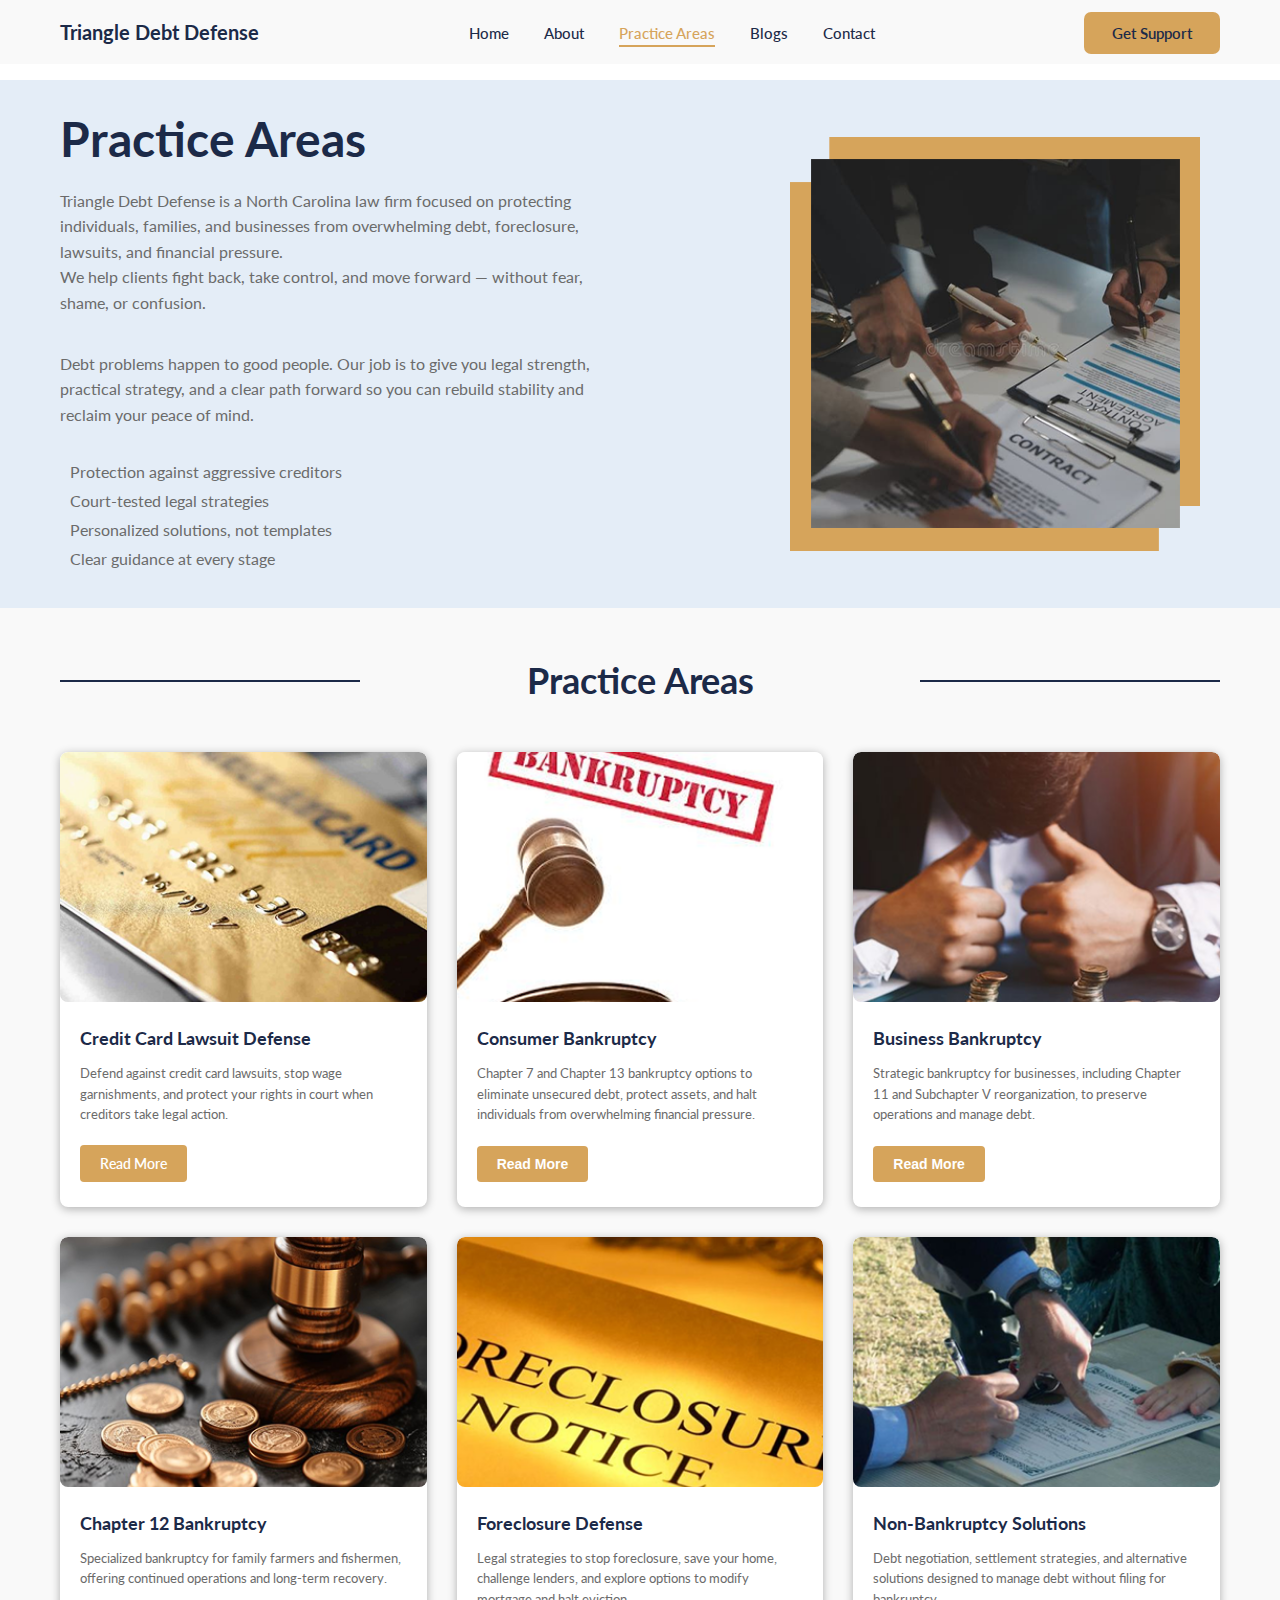
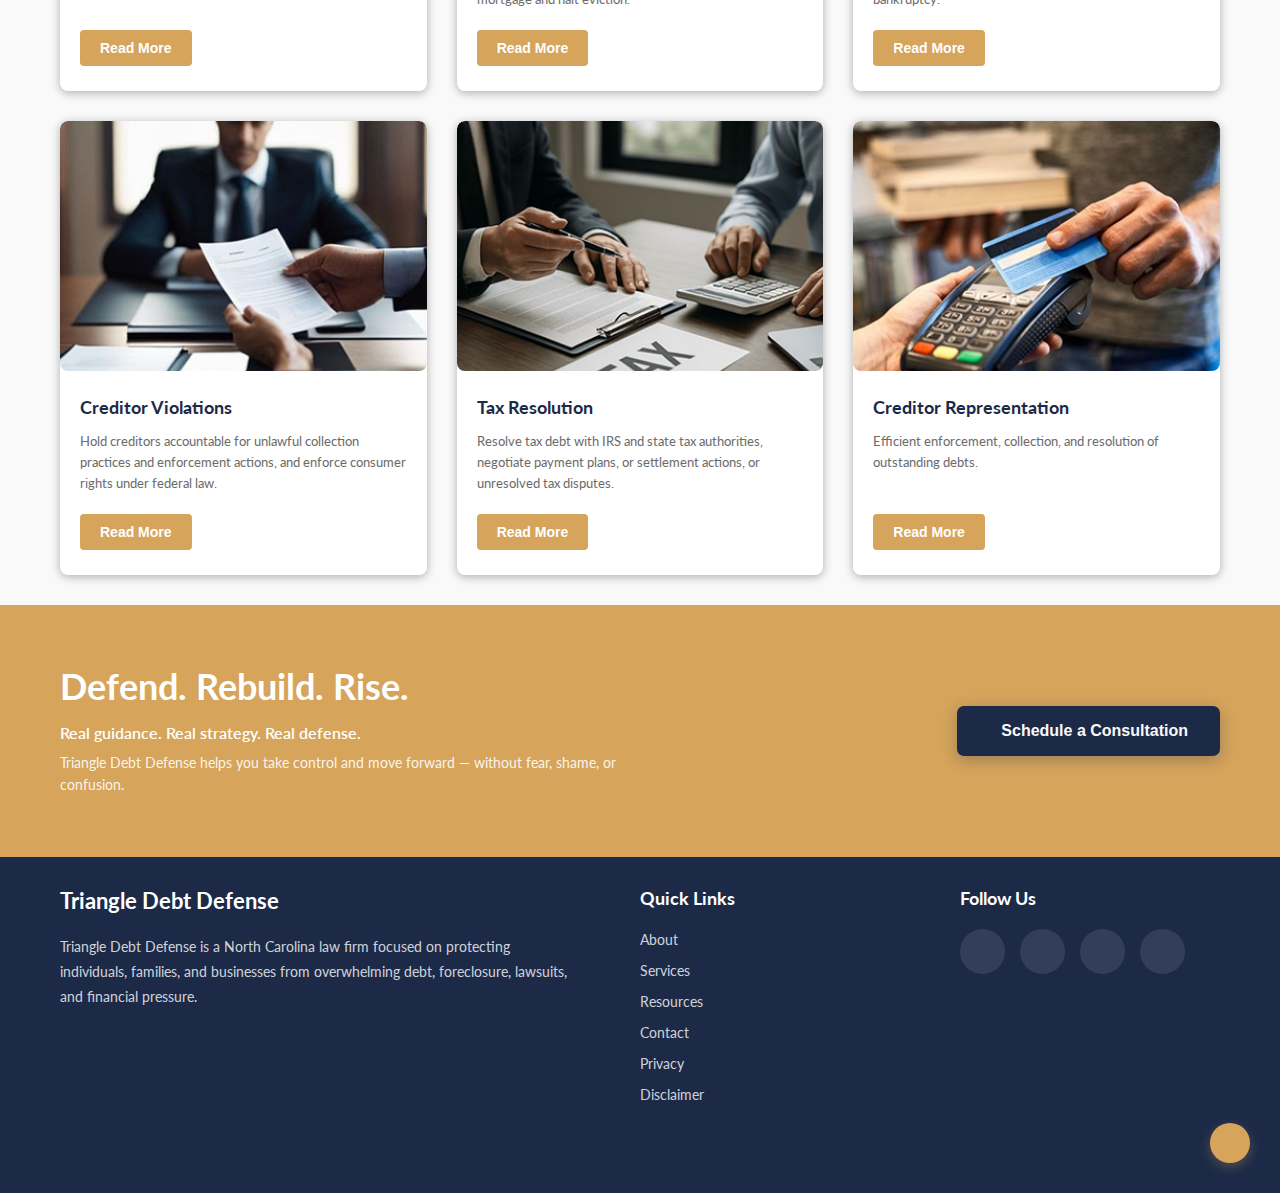
<file: practiseAreas.html>
<!DOCTYPE html>
<html lang="en">

<head>
    <meta charset="UTF-8">
    <meta name="viewport" content="width=device-width, initial-scale=1.0">
    <link rel="stylesheet" href="assets/CSS/style.css">
    <link rel="stylesheet" href="assets/CSS/about.css">
    <link rel="stylesheet" href="assets/CSS/practiseAreas.css">
    <link rel="stylesheet" href="https://cdnjs.cloudflare.com/ajax/libs/font-awesome/6.5.1/css/all.min.css"
        integrity="sha512-DTOQO9RWCH3ppGqcWaEA1BIZOC6xxalwEsw9c2QQeAIftl+Vegovlnee1c9QX4TctnWMn13TZye+giMm8e2LwA=="
        crossorigin="anonymous" referrerpolicy="no-referrer">
    <title>Triangle Debt Defense | About</title>
</head>

<body>

    <!-- Header -->
    <header>

        <!-- Navigation Bar For  -->
        <nav class="flexBetween">

            <!-- Logo -->
            <div class="logo">
                <a href="index.html"><span>Triangle Debt Defense</span></a>
            </div>

            <!-- Navigation buttons -->
            <ul class="nav-buttons">
                <li><a href="index.html">Home</a></li>
                <li><a href="about.html">About</a></li>
                <li><a href="practiseAreas.html" class="active">Practice Areas</a></li>
                <li><a href="chapter7vschapter13bankruptcy.html">Blogs</a></li>
                <li><a href="contact.html">Contact</a></li>
            </ul>

            <!-- contact buttons -->
            <div class="contact-buttons">
                <a class="secondaryButton" href="contact.html"><span>Get Support</span></a>
            </div>

            <!-- Hamburger Menu -->
            <div class="hamburger" id="hamburger">
                <span></span>
                <span></span>
                <span></span>
            </div>

        </nav>

        <!-- Side Bar -->
        <div class="sidebar" id="sidebar">
            <div class="sidebar-header">
                <div class="sidebar-logo">
                    <span>Triangle Debt Defense</span>
                </div>
                <button class="close-btn" id="closeBtn">
                    <span>&times;</span>
                </button>
            </div>
            <ul class="sidebar-nav">
                <li><a href="index.html">Home</a></li>
                <li><a href="about.html">About</a></li>
                <li><a href="practiseAreas.html" class="active">Practice Areas</a></li>
                <li><a href="chapter7vschapter13bankruptcy.html">Blogs</a></li>
                <li><a href="contact.html">Contact</a></li>
            </ul>
            <div class="sidebar-footer">
                <a class="secondaryButton" href="contact.html"><span>Get Support</span></a>
            </div>
        </div>

    </header>

    <!-- Section 1: About Hero Section -->
    <section id="moveToTopBtn" class="about-hero-section">
        <div class="section-style">
            <div class="about-hero-container">
                <!-- Left Column: Text Content -->
                <div class="about-hero-content">
                    <h1 class="hero-title">
                        <i class="fa-solid fa-caret-right"></i>
                        Practice Areas
                    </h1>
                    <p class="hero-description">
                        Triangle Debt Defense is a North Carolina law firm focused on protecting individuals, families,
                        and businesses from overwhelming debt, foreclosure, lawsuits, and financial pressure.<br>
                        We help clients fight back, take control, and move forward — without fear, shame, or confusion.
                    </p>
                    <p class="hero-description">
                        Debt problems happen to good people. Our job is to give you legal strength, practical strategy,
                        and a clear path forward so you can rebuild stability and reclaim your peace of mind.
                    </p>
                    <ul class="practiseAreasList">
                        <li>
                            <i class="fa-solid fa-circle"></i>
                            <span>Protection against aggressive creditors</span>
                        </li>
                        <li>
                            <i class="fa-solid fa-circle"></i>
                            <span>Court-tested legal strategies</span>
                        </li>
                        <li>
                            <i class="fa-solid fa-circle"></i>
                            <span>Personalized solutions, not templates</span>
                        </li>
                        <li>
                            <i class="fa-solid fa-circle"></i>
                            <span>Clear guidance at every stage</span>
                        </li>
                    </ul>
                </div>

                <!-- Right Column: Image -->
                <div class="about-hero-image">
                    <img src="assets/Images/practiseAreasHero.png" alt="Legal services - scales of justice and gavel">
                </div>
            </div>
        </div>
    </section>

    <!-- Section 2: Practice Areas -->
    <section class="practise-areas">
        <div class="section-style">

            <!-- Section Title -->
            <h2 class="section-title">Practice Areas</h2>

            <!-- Practice Areas Grid -->
            <div class="practice-grid">

                <!-- Card 1: Credit Card Lawsuit Defense -->
                <div class="practice-card">
                    <div class="practice-image">
                        <img src="assets/Images/creditCard.png" alt="Credit Card Lawsuit Defense">
                    </div>
                    <div class="practice-content">
                        <h3 class="practice-title">Credit Card Lawsuit Defense</h3>
                        <p class="practice-description">Defend against credit card lawsuits, stop wage garnishments, and
                            protect your rights in court when creditors take legal action.</p>
                        <a href="/creditCardLawsuitDefense.html" class="practice-btn">Read More</a>
                    </div>
                </div>

                <!-- Card 2: Consumer Bankruptcy -->
                <div class="practice-card">
                    <div class="practice-image">
                        <img src="assets/Images/ConsumerBankruptcy.png" alt="Consumer Bankruptcy">
                    </div>
                    <div class="practice-content">
                        <h3 class="practice-title">Consumer Bankruptcy</h3>
                        <p class="practice-description">Chapter 7 and Chapter 13 bankruptcy options to eliminate
                            unsecured debt, protect assets, and halt individuals from overwhelming financial pressure.
                        </p>
                        <button class="practice-btn">Read More</button>
                    </div>
                </div>

                <!-- Card 3: Business Bankruptcy -->
                <div class="practice-card">
                    <div class="practice-image">
                        <img src="assets/Images/BusinessBankruptcy.png" alt="Business Bankruptcy">
                    </div>
                    <div class="practice-content">
                        <h3 class="practice-title">Business Bankruptcy</h3>
                        <p class="practice-description">Strategic bankruptcy for businesses, including Chapter 11 and
                            Subchapter V reorganization, to preserve operations and manage debt.</p>
                        <button class="practice-btn">Read More</button>
                    </div>
                </div>

                <!-- Card 4: Chapter 12 Bankruptcy -->
                <div class="practice-card">
                    <div class="practice-image">
                        <img src="assets/Images/Chapter12Bankruptcy.png" alt="Chapter 12 Bankruptcy">
                    </div>
                    <div class="practice-content">
                        <h3 class="practice-title">Chapter 12 Bankruptcy</h3>
                        <p class="practice-description">Specialized bankruptcy for family farmers and fishermen,
                            offering continued operations and long-term recovery.</p>
                        <button class="practice-btn">Read More</button>
                    </div>
                </div>

                <!-- Card 5: Foreclosure Defense -->
                <div class="practice-card">
                    <div class="practice-image">
                        <img src="assets/Images/ForeclosureDefense.png" alt="Foreclosure Defense">
                    </div>
                    <div class="practice-content">
                        <h3 class="practice-title">Foreclosure Defense</h3>
                        <p class="practice-description">Legal strategies to stop foreclosure, save your home, challenge
                            lenders, and explore options to modify mortgage and halt eviction.</p>
                        <button class="practice-btn">Read More</button>
                    </div>
                </div>

                <!-- Card 6: Non-Bankruptcy Solutions -->
                <div class="practice-card">
                    <div class="practice-image">
                        <img src="assets/Images/NonBankruptcySolutions.png" alt="Non-Bankruptcy Solutions">
                    </div>
                    <div class="practice-content">
                        <h3 class="practice-title">Non-Bankruptcy Solutions</h3>
                        <p class="practice-description">Debt negotiation, settlement strategies, and alternative
                            solutions designed to manage debt without filing for bankruptcy.</p>
                        <button class="practice-btn">Read More</button>
                    </div>
                </div>

                <!-- Card 7: Creditor Violations -->
                <div class="practice-card">
                    <div class="practice-image">
                        <img src="assets/Images/CreditorViolations.png" alt="Creditor Violations">
                    </div>
                    <div class="practice-content">
                        <h3 class="practice-title">Creditor Violations</h3>
                        <p class="practice-description">Hold creditors accountable for unlawful collection practices and
                            enforcement actions, and enforce consumer rights under federal law.</p>
                        <button class="practice-btn">Read More</button>
                    </div>
                </div>

                <!-- Card 8: Tax Resolution -->
                <div class="practice-card">
                    <div class="practice-image">
                        <img src="assets/Images/TaxResolution.png" alt="Tax Resolution">
                    </div>
                    <div class="practice-content">
                        <h3 class="practice-title">Tax Resolution</h3>
                        <p class="practice-description">Resolve tax debt with IRS and state tax authorities, negotiate
                            payment plans, or settlement actions, or unresolved tax disputes.</p>
                        <button class="practice-btn">Read More</button>
                    </div>
                </div>

                <!-- Card 9: Creditor Representation -->
                <div class="practice-card">
                    <div class="practice-image">
                        <img src="assets/Images/CreditorRepresentation.png" alt="Creditor Representation">
                    </div>
                    <div class="practice-content">
                        <h3 class="practice-title">Creditor Representation</h3>
                        <p class="practice-description">Efficient enforcement, collection, and resolution of outstanding
                            debts.</p>
                        <button class="practice-btn">Read More</button>
                    </div>
                </div>

            </div>
        </div>
    </section>


    <!-- Section 3: CTA Section -->
    <section class="cta-section practise-cta-section">
        <div class="section-style">
            <div class="cta-container">
                <div class="cta-content">
                    <h2 class="cta-title">Defend. Rebuild. Rise.</h2>
                    <p class="cta-subtitle">Real guidance. Real strategy. Real defense.</p>
                    <p class="cta-description">
                        Triangle Debt Defense helps you take control and move forward — without fear, shame, or
                        confusion.
                    </p>
                </div>
                <div class="cta-button-wrapper">
                    <button class="cta-button practise-cta-button">
                        <i class="fa-solid fa-phone"></i>
                        <span>Schedule a Consultation</span>
                    </button>
                </div>
            </div>
        </div>
    </section>

    <!-- Footer -->
    <footer class="footer">
        <div class="footer-container section-style">
            <!-- Left Column - Company Info -->
            <div class="footer-column footer-about">
                <h3 class="footer-logo">Triangle Debt Defense</h3>
                <p class="footer-description">
                    Triangle Debt Defense is a North Carolina law firm focused on protecting individuals, families, and
                    businesses from overwhelming debt, foreclosure, lawsuits, and financial pressure.
                </p>
            </div>

            <!-- Center Column - Quick Links -->
            <div class="footer-column footer-links">
                <h4 class="footer-title">Quick Links</h4>
                <ul class="footer-menu">
                    <li><a href="about.html">About</a></li>
                    <li><a href="services.html">Services</a></li>
                    <li><a href="#">Resources</a></li>
                    <li><a href="contact.html">Contact</a></li>
                    <li><a href="#">Privacy</a></li>
                    <li><a href="#">Disclaimer</a></li>
                </ul>
            </div>

            <!-- Right Column - Social Media -->
            <div class="footer-column footer-social">
                <h4 class="footer-title">Follow Us</h4>
                <div class="social-icons">
                    <a href="#" class="social-icon" aria-label="Facebook">
                        <i class="fa-brands fa-facebook-f"></i>
                    </a>
                    <a href="#" class="social-icon" aria-label="YouTube">
                        <i class="fa-brands fa-youtube"></i>
                    </a>
                    <a href="#" class="social-icon" aria-label="Twitter">
                        <i class="fa-brands fa-twitter"></i>
                    </a>
                    <a href="#" class="social-icon" aria-label="WhatsApp">
                        <i class="fa-brands fa-whatsapp"></i>
                    </a>
                </div>
            </div>

            <!-- Move to top Button -->
            <div class="footer-column footer-top">
                <a href="#moveToTopBtn" class="move-to-top-btn" aria-label="Move to top">
                    <i class="fa-solid fa-arrow-up"></i>
                </a>
            </div>

        </div>
    </footer>

    <script src="assets/JS/script.js"></script>
</body>

</html>
</file>
<file: assets/CSS/style.css>
@import url('https://fonts.googleapis.com/css2?family=Lato:ital,wght@0,100;0,300;0,400;0,700;0,900;1,100;1,300;1,400;1,700;1,900&display=swap');

* {
    margin: 0;
    padding: 0;
    box-sizing: border-box;
}

:root {
    --primary-color: #1C2A48;
    --secondary-color: #D6A45B;
    --tertiary-color: #E4EDF7;
    --white-color: #F9F9F9;
    --primary-cta-color: #1C2A48;
    --secondary-cta-color: #D6A45B;
    --color-light: #6B6B6B;
    --color-dark: #000000;
    --destructive: #e74c3c;
    --warning: #f39c12;
    --success: #27ae60;
}

body {
    font-family: 'Lato', sans-serif;
    padding-top: 80px;
}

body::-webkit-scrollbar {
    width: 5px;
}

body::-webkit-scrollbar-thumb {
    background-color: var(--primary-color);
    border-radius: 4px;
}

.flexCenter {
    display: flex;
    justify-content: center;
    align-items: center;
}

.flexBetween {
    display: flex;
    justify-content: space-between;
    align-items: center;
}

.flexAround {
    display: flex;
    justify-content: space-around;
    align-items: center;
}

.marginCenter {
    margin: 0 auto;
}

img {
    width: 100%;
    vertical-align: middle;
}

a {
    text-decoration-line: none;
}

ul {
    list-style-type: none;
}

.text-center {
    text-align: center;
}

.secondaryButton {
    background-color: var(--secondary-color);
    color: var(--primary-color);
    border-radius: 7px;
    border: none;
    padding: 12px 28px;
    cursor: pointer;
    font-weight: 600;
    font-size: 15px;
    transition: all 0.3s ease;
}

.secondaryButton:hover {
    background-color: #c99547;
    transform: translateY(-2px);
    box-shadow: 0 4px 12px rgba(214, 164, 91, 0.3);
}

.section-style {
    padding: 30px 60px;
}

.animate {
    animation-play-state: running !important;
}

/* Header & Navigation */
header {
    position: fixed;
    top: 0;
    left: 0;
    right: 0;
    background-color: var(--white-color);
    z-index: 1000;
    transition: all 0.3s ease;
}

header.scrolled {
    background: var(--white-color);
    backdrop-filter: blur(20px);
    -webkit-backdrop-filter: blur(20px);
    box-shadow: 0 4px 20px rgba(0, 0, 0, 0.08);
}

nav {
    padding: 20px 60px;
    position: relative;
}

.logo span {
    font-size: 20px;
    font-weight: 700;
    color: var(--primary-color);
}

.logo a {
    text-decoration: none;
}

.nav-buttons {
    display: flex;
    list-style: none;
    gap: 35px;
}

.nav-buttons li a {
    text-decoration: none;
    color: var(--primary-color);
    font-weight: 500;
    font-size: 15px;
    transition: color 0.3s ease;
    position: relative;
}

.nav-buttons li a:hover {
    color: var(--secondary-color);
}

.nav-buttons li a::after {
    content: '';
    position: absolute;
    bottom: -5px;
    left: 0;
    width: 0;
    height: 2px;
    background-color: var(--secondary-color);
    transition: width 0.3s ease;
}

.nav-buttons li a:hover::after {
    width: 100%;
}

/* Active Page State */
.nav-buttons li a.active {
    color: var(--secondary-color);
}

.nav-buttons li a.active::after {
    width: 100%;
}

/* Hamburger Menu */
.hamburger {
    display: none;
    flex-direction: column;
    gap: 5px;
    cursor: pointer;
    z-index: 1001;
}

.hamburger span {
    width: 28px;
    height: 3px;
    background-color: var(--primary-color);
    border-radius: 2px;
    transition: all 0.3s ease;
}

.hamburger.active span:nth-child(1) {
    transform: rotate(45deg) translate(8px, 8px);
}

.hamburger.active span:nth-child(2) {
    opacity: 0;
}

.hamburger.active span:nth-child(3) {
    transform: rotate(-45deg) translate(8px, -8px);
}

/* Sidebar */
.sidebar {
    position: fixed;
    top: 0;
    right: -100%;
    width: 320px;
    height: 100vh;
    background-color: white;
    box-shadow: -2px 0 20px rgba(0, 0, 0, 0.15);
    transition: right 0.4s ease;
    z-index: 1002;
    display: flex;
    flex-direction: column;
    padding: 30px;
}

.sidebar.active {
    right: 0;
}

.sidebar-header {
    display: flex;
    justify-content: space-between;
    align-items: center;
    margin-bottom: 40px;
}

.sidebar-logo span {
    font-size: 18px;
    font-weight: 700;
    color: var(--primary-color);
}

.close-btn {
    background: none;
    border: none;
    font-size: 36px;
    color: var(--primary-color);
    cursor: pointer;
    line-height: 1;
    padding: 0;
    width: 30px;
    height: 30px;
    display: flex;
    align-items: center;
    justify-content: center;
    transition: color 0.3s ease;
}

.close-btn:hover {
    color: var(--secondary-color);
}

.sidebar-nav {
    list-style: none;
    display: flex;
    flex-direction: column;
    gap: 25px;
    flex: 1;
}

.sidebar-nav li a {
    text-decoration: none;
    color: var(--primary-color);
    font-weight: 500;
    font-size: 16px;
    transition: all 0.3s ease;
    display: block;
    padding: 8px 0;
}

.sidebar-nav li a:hover {
    color: var(--secondary-color);
    padding-left: 10px;
}

/* Sidebar Active State */
.sidebar-nav li a.active {
    color: var(--secondary-color);
    padding-left: 10px;
}

.sidebar-footer {
    margin-top: auto;
}

.sidebar-footer .secondaryButton {
    width: 100%;
}

/* Hero Section */
.hero-section {
    gap: 60px;
    background-image: url('../Images/heroImage.png');
    background-size: cover;
    background-position: center;
    min-height: calc(100vh - 80px);
    position: relative;
}

.hero-section::before {
    content: '';
    position: absolute;
    top: 0;
    left: 0;
    right: 0;
    bottom: 0;
    background-color: rgba(0, 0, 0, 0.2);
    z-index: 0;
}

@keyframes hero-content {
    0% {
        opacity: 0;
        transform: translate(-40px, -40px);
    }

    100% {
        opacity: 1;
        transform: translate(0, 0);
    }
}

.hero-content {
    flex: 1;
    max-width: 600px;
    position: relative;
    z-index: 1;
    animation: hero-content 3s ease forwards;
}

.hero-title {
    font-size: 48px;
    font-weight: 700;
    color: var(--primary-color);
    line-height: 1.2;
    margin-bottom: 20px;
}

.hero-description {
    font-size: 16px;
    color: var(--color-light);
    line-height: 1.6;
    margin-bottom: 35px;
}

.hero-buttons {
    display: flex;
    gap: 20px;
    flex-wrap: wrap;
}

.primaryButton {
    background-color: var(--primary-color);
    color: var(--secondary-color);
    border-radius: 7px;
    border: none;
    padding: 12px 28px;
    cursor: pointer;
    font-weight: 600;
    font-size: 15px;
    transition: all 0.3s ease;
}

.primaryButton:hover {
    background-color: #152038;
    transform: translateY(-2px);
    box-shadow: 0 4px 12px rgba(28, 42, 72, 0.3);
}

.transparentButton {
    background-color: transparent;
    border: 2px solid var(--secondary-color);
    color: var(--secondary-color);
}

.transparentButton:hover {
    color: var(--white-color);
}

.hero-image {
    flex: 1;
    max-width: 600px;
    display: flex;
    justify-content: center;
    align-items: center;
    position: relative;
    z-index: 1;
}

.hero-image img {
    width: 100%;
    height: auto;
    object-fit: contain;
    filter: drop-shadow(0 10px 30px rgba(0, 0, 0, 0.1));
}

/* Who We Are Section */
.who-we-are {
    display: flex;
    flex-direction: column;
    background-color: white;
}

.who-top {
    display: grid;
    grid-template-columns: 1fr 1fr;
    gap: 60px;
    align-items: flex-start;
    background-color: white;
}

@keyframes who-left-content {
    0% {
        opacity: 0;
        transform: translateX(-40px);
    }

    100% {
        opacity: 1;
        transform: translate(0, 0);
    }
}

.who-left-content {
    width: 100%;
    animation: who-left-content 3s ease forwards;
}

.section-title {
    font-size: 36px;
    font-weight: 700;
    color: var(--primary-color);
    margin-bottom: 50px;
    text-align: center;
    position: relative;
    width: 100%;
    grid-column: 1 / -1;
    margin-top: 20px;
}

.section-title::before,
.section-title::after {
    content: '';
    position: absolute;
    top: 50%;
    width: 300px;
    height: 2px;
    background-color: var(--primary-color);
}

.section-title::before {
    left: 0%;
}

.section-title::after {
    right: 0%;
}

.who-description {
    font-size: 14px;
    color: #5a6c7d;
    line-height: 1.8;
    margin-bottom: 20px;
    text-align: justify;
}

.contact-info {
    display: flex;
    align-items: center;
    gap: 20px;
    margin-top: 40px;
    padding: 20px 20px 20px 0px;
    background-color: white;
    border-radius: 8px;
    box-shadow: 0 2px 10px rgba(0, 0, 0, 0.05);
    max-width: 280px;
}

.contact-icon {
    background-color: var(--secondary-color);
    color: white;
    width: 60px;
    height: 60px;
    border-radius: 8px;
    display: flex;
    align-items: center;
    justify-content: center;
    flex-shrink: 0;
}

.contact-icon i {
    font-size: 24px;
}

.contact-details {
    display: flex;
    flex-direction: column;
    gap: 5px;
}

.contact-label {
    font-size: 14px;
    color: #5a6c7d;
    font-weight: 500;
}

.contact-number {
    font-size: 18px;
    font-weight: 700;
    color: var(--primary-color);
}

/* Right Form */

@keyframes who-right-form {
    0% {
        opacity: 0;
        transform: translateX(50px);
    }

    100% {
        opacity: 1;
        transform: translate(0, 0);
    }
}

.who-right-form {
    width: 100%;
    background-color: var(--tertiary-color);
    padding: 40px;
    border-radius: 12px;
    box-shadow: 0 5px 10px rgba(0, 0, 0, 0.4);
    animation: who-right-form 3s ease forwards;
}

.form-header {
    text-align: center;
    margin-bottom: 10px;
}

.form-subtitle {
    color: var(--secondary-color);
    font-size: 14px;
    font-weight: 600;
    text-transform: uppercase;
    letter-spacing: 1px;
    margin-bottom: 0px;
}

.form-title {
    font-size: 28px;
    font-weight: 700;
    color: var(--primary-color);
    position: relative;
    display: inline-block;
}

.form-title::after {
    content: '';
    position: absolute;
    bottom: -8px;
    left: 50%;
    transform: translateX(-50%);
    width: 180px;
    height: 1px;
    background-color: var(--primary-color);
}

.contact-form {
    display: flex;
    flex-direction: column;
    gap: 10px;
}

.form-group {
    display: flex;
    flex-direction: column;
    gap: 6px;
}

.form-group label {
    font-size: 14px;
    font-weight: 500;
    color: var(--primary-color);
}

.required {
    color: var(--destructive);
    margin-left: 2px;
}

.form-group input,
.form-group textarea {
    padding: 8px 16px;
    border: 2px solid var(--secondary-color);
    border-radius: 6px;
    font-size: 14px;
    font-family: 'Lato', sans-serif;
    background-color: white;
    transition: all 0.3s ease;
}

.form-group input:focus,
.form-group textarea:focus {
    outline: none;
    border-color: var(--primary-color);
    box-shadow: 0 0 0 3px rgba(28, 42, 72, 0.1);
}

.form-group textarea {
    resize: vertical;
    min-height: 80px;
}

.submit-btn {
    background-color: var(--secondary-color);
    color: var(--primary-color);
    border: none;
    border-radius: 6px;
    padding: 14px 32px;
    font-size: 16px;
    font-weight: 600;
    cursor: pointer;
    transition: all 0.3s ease;
    margin-top: 10px;
}

.submit-btn:hover {
    background-color: #c99547;
    transform: translateY(-2px);
    box-shadow: 0 4px 12px rgba(214, 164, 91, 0.3);
}

/* Who We Are Bottom Features */
.who-bottom {
    width: 100%;
    background-color: var(--primary-color);
    display: flex;
    justify-content: space-around;
    align-items: center;
    padding: 30px 60px;
    margin-top: 80px;
    border-radius: 0;
}

@keyframes feature-box {
    0% {
        opacity: 0;
        transform: scale(2);
    }

    100% {
        opacity: 1;
        transform: scale(1);
    }
}

.feature-box {
    display: flex;
    align-items: center;
    gap: 15px;
    color: white;
    animation: feature-box 3s ease forwards;
}

.feature-box i {
    font-size: 32px;
    color: white;
}

.feature-box span {
    font-size: 16px;
    font-weight: 600;
}

.divider {
    display: none;
}

/* What We Do Section */
.what-we-do {
    background-color: var(--tertiary-color);
    padding-bottom: 60px;
}

.section-subtitle {
    font-size: 28px;
    font-weight: 700;
    color: var(--primary-color);
    text-align: center;
    margin-bottom: 25px;
}

.section-description {
    font-size: 14px;
    color: #5a6c7d;
    text-align: center;
    line-height: 1.8;
    max-width: 900px;
    margin: 0 auto 60px;
}

/* Services Grid */
.services-grid {
    display: grid;
    grid-template-columns: repeat(3, 1fr);
    gap: 30px;
    position: relative;
}

.dots-top-left {
    position: absolute;
    top: -46px;
    left: -35px;
    width: 80px;
    height: auto;
    opacity: 0.9;
    z-index: 0;
}

.dots-bottom-right {
    position: absolute;
    bottom: -46px;
    right: -35px;
    width: 80px;
    height: auto;
    opacity: 0.9;
    z-index: 0;
}

@keyframes service-card {
    0% {
        opacity: 0;
        transform: scale(1.05) translateY(-40px);
        box-shadow: 0 5px 20px rgba(0, 0, 0, 0.5);
    }

    100% {
        opacity: 1;
        transform: scale(1) translateY(0);
        box-shadow: 0 2px 10px rgba(0, 0, 0, 0.2);
    }
}

/* Service Card */
.service-card {
    background-color: white;
    border-radius: 12px;
    padding: 40px 30px;
    box-shadow: 0 2px 10px rgba(0, 0, 0, 0.2);
    transition: all 0.3s ease;
    display: flex;
    flex-direction: column;
    align-items: flex-start;
    min-height: 280px;
    height: 100%;
    z-index: 1;
    animation: service-card 3s ease forwards;
}

.service-card:hover {
    transform: translateY(-5px);
    box-shadow: 0 8px 25px rgba(0, 0, 0, 0.12);
    background-color: var(--secondary-color);
}

.service-card:hover .card-title,
.service-card:hover .card-description,
.service-card:hover .card-link {
    color: white;
}

.service-card:hover .card-icon {
    background-color: rgba(255, 255, 255, 0.2);
    color: white;
}

.service-card:hover .card-link {
    border-bottom-color: white;
}

/* Card Icon */
.card-icon {
    background-color: var(--primary-color);
    color: white;
    width: 60px;
    height: 60px;
    border-radius: 10px;
    display: flex;
    align-items: center;
    justify-content: center;
    margin-bottom: 20px;
    transition: all 0.3s ease;
}

.card-icon i {
    font-size: 28px;
}

/* Card Title */
.card-title {
    font-size: 20px;
    font-weight: 700;
    color: var(--primary-color);
    margin-bottom: 12px;
    line-height: 1.3;
    transition: color 0.3s ease;
}

/* Card Description */
.card-description {
    font-size: 14px;
    color: #5a6c7d;
    line-height: 1.6;
    margin-bottom: 20px;
    flex-grow: 1;
    transition: color 0.3s ease;
}

/* Card Link */
.card-link {
    font-size: 14px;
    font-weight: 600;
    color: var(--primary-color);
    text-decoration: none;
    border-bottom: 2px solid var(--primary-color);
    padding-bottom: 2px;
    transition: all 0.3s ease;
    margin-top: auto;
}

.card-link:hover {
    color: var(--secondary-color);
    border-bottom-color: var(--secondary-color);
}

/* Our Promise Section */
.our-promise {
    background-color: var(--white-color);
}

.promise-subtitle {
    font-size: 24px;
    font-weight: 600;
    color: var(--primary-color);
    text-align: center;
}

/* Promise Banner */
.promise-banner {
    background: linear-gradient(to bottom, var(--secondary-color) 50%, var(--white-color) 50%);
    padding: 60px 40px;
    border-radius: 0;
}

.banner-text {
    font-size: 20px;
    font-weight: 600;
    color: white;
    text-align: center;
    margin-bottom: 50px;
}

/* Promise Features */
.promise-features {
    display: flex;
    justify-content: space-around;
    align-items: center;
    gap: 40px;
}

.promise-item {
    display: flex;
    flex-direction: column;
    align-items: center;
    gap: 20px;
}

@keyframes promise-wrapper {
    0% {
        opacity: 1;
        transform: translate3d(-220px, 0, 0) rotate(-720deg) scale(1.2);
        transform-origin: center center;
    }

    100% {
        opacity: 1;
        transform: translate3d(0, 0, 0) rotate(0deg) scale(1);
        transform-origin: center center;
    }
}

.promise-wrapper {
    background-color: var(--white-color);
    padding: 10px;
    border-radius: 50%;
    box-shadow: 0px 0px 10px rgba(0, 0, 0, 0.5);
    animation: promise-wrapper 3s ease forwards;
}

/* Promise Icon Circle */
.promise-icon {
    width: 120px;
    height: 120px;
    border-radius: 50%;
    background-color: white;
    border: 4px solid var(--secondary-color);
    display: flex;
    align-items: center;
    justify-content: center;
    transition: all 0.3s ease;
}

.promise-icon i {
    font-size: 48px;
    color: var(--secondary-color);
    transition: all 0.3s ease;
}

.promise-item:hover .promise-icon {
    transform: scale(1.1);
    box-shadow: 0 8px 20px rgba(0, 0, 0, 0.15);
}

/* Promise Label */
.promise-label {
    font-size: 16px;
    font-weight: 600;
    color: var(--primary-color);
    text-align: center;
    line-height: 1.4;
}

/* CTA Section */
.cta-section {
    background-color: var(--primary-cta-color);
    padding: 30px 0px;
}

.cta-container {
    display: flex;
    justify-content: space-between;
    align-items: center;
    gap: 60px;
}

@keyframes cta-content {
    0% {
        opacity: 0;
        transform: translateX(-40px);
    }

    100% {
        opacity: 1;
        transform: translate(0, 0);
    }
}

.cta-content {
    flex: 1;
    animation: cta-content 3s ease forwards;
}

.cta-title {
    font-size: 36px;
    font-weight: 700;
    color: white;
    margin-bottom: 15px;
    line-height: 1.2;
}

.cta-subtitle {
    font-size: 16px;
    font-weight: 600;
    color: white;
    margin-bottom: 10px;
}

.cta-description {
    font-size: 14px;
    color: rgba(255, 255, 255, 0.9);
    line-height: 1.6;
    max-width: 600px;
}

@keyframes cta-button-wrapper {
    0% {
        opacity: 0;
        transform: translateX(40px);
    }

    100% {
        opacity: 1;
        transform: translate(0, 0);
    }
}

.cta-button-wrapper {
    flex-shrink: 0;
    animation: cta-button-wrapper 3s ease forwards;
}

.cta-button {
    background-color: var(--secondary-cta-color);
    color: var(--primary-cta-color);
    border: none;
    border-radius: 7px;
    padding: 16px 32px;
    font-size: 16px;
    font-weight: 600;
    cursor: pointer;
    display: flex;
    align-items: center;
    gap: 12px;
    transition: all 0.3s ease;
    box-shadow: 0 4px 15px rgba(214, 164, 91, 0.3);
}

.cta-button i {
    font-size: 18px;
}

.cta-button:hover {
    background-color: #c99547;
    transform: translateY(-2px);
    box-shadow: 0 6px 20px rgba(214, 164, 91, 0.4);
}

/* Why Choose Us Section */
.why-choose-us {
    background-color: var(--tertiary-color);
}

.why-container {
    margin: 50px auto;
    display: flex;
    gap: 80px;
    align-items: center;
}

/* Left Side - Checklist */
.why-checklist {
    flex: 1;
    display: flex;
    flex-direction: column;
    gap: 30px;
}

@keyframes why-checklist {
    from {
        opacity: 0;
        transform: translateX(-30px);
    }

    to {
        opacity: 1;
        transform: translateX(0);
    }
}

.why-checklist>.checklist-item {
    opacity: 0;
    transform: translateX(-30px);
    animation: why-checklist 0.5s ease forwards;
    animation-delay: 0s;
}

.why-checklist>.checklist-item:nth-child(1) {
    animation-delay: 0.5s;
}

.why-checklist>.checklist-item:nth-child(2) {
    animation-delay: 1s;
}

.why-checklist>.checklist-item:nth-child(3) {
    animation-delay: 1.5s;
}

.why-checklist>.checklist-item:nth-child(4) {
    animation-delay: 2s;
}

.why-checklist>.checklist-item:nth-child(5) {
    animation-delay: 2.5s;
}

.checklist-item {
    display: flex;
    align-items: center;
    gap: 20px;
}

.check-icon {
    flex-shrink: 0;
}

.check-icon i {
    font-size: 32px;
    color: var(--secondary-color);
}

.check-text {
    font-size: 18px;
    color: var(--color-light);
    font-weight: 500;
    margin: 0;
}

/* Right Side - Golden Card */

@keyframes why-card {
    0% {
        opacity: 0.2;
        transform: scale(1.1);
    }

    100% {
        opacity: 1;
        transform: scale(1);
    }
}

.why-card {
    flex: 1;
    background-color: var(--secondary-color);
    padding: 100px 50px;
    border-radius: 12px;
    position: relative;
    overflow: hidden;
    box-shadow: 0 8px 25px rgba(0, 0, 0, 0.1);
    text-align: center;
    animation: why-card 3s ease forwards;
}

.card-main-title {
    font-size: 32px;
    font-weight: 700;
    color: var(--primary-color);
    margin-bottom: 20px;
    line-height: 1.3;
    position: relative;
    z-index: 2;
}

.card-subtitle {
    font-size: 18px;
    font-weight: 500;
    color: var(--white-color);
    margin-bottom: 8px;
    line-height: 1.5;
    position: relative;
    z-index: 2;
}

/* Decorative Dots */
.dots-top-right {
    position: absolute;
    top: 20px;
    right: 20px;
    width: 80px;
    height: auto;
    opacity: 0.6;
    z-index: 1;
}

.dots-bottom-left {
    position: absolute;
    bottom: 20px;
    left: 20px;
    width: 80px;
    height: auto;
    opacity: 0.6;
    z-index: 1;
}

/* Latest Blogs Section */
.latest-blogs {
    background-color: var(--white-color);
}

.blogs-grid {
    margin: 0 auto;
    display: grid;
    grid-template-columns: 1fr 1fr;
    gap: 30px;
}

/* Blog Card Base Styles */
.blog-card {
    background-color: white;
    border-radius: 12px;
    overflow: hidden;
    box-shadow: 0 4px 15px rgba(0, 0, 0, 0.08);
    transition: all 0.3s ease;
    display: flex;
    flex-direction: column;
}

.blog-card:hover {
    transform: translateY(-5px);
    box-shadow: 0 8px 25px rgba(0, 0, 0, 0.12);
}

.blog-image {
    width: 100%;
    overflow: hidden;
}

.blog-image img {
    width: 100%;
    height: 100%;
    object-fit: cover;
    transition: transform 0.3s ease;
}

.blog-card:hover .blog-image img {
    transform: scale(1.05);
}

.blog-content {
    padding: 25px;
    display: flex;
    flex-direction: column;
    flex-grow: 1;
}

.blog-title {
    font-size: 20px;
    font-weight: 700;
    color: var(--primary-color);
    margin-bottom: 12px;
    line-height: 1.4;
}

.blog-date {
    font-size: 14px;
    color: #7a8a9e;
    margin-bottom: 20px;
}

.blog-button {
    background-color: var(--secondary-color);
    color: var(--primary-color);
    border: none;
    border-radius: 7px;
    padding: 12px 28px;
    font-size: 15px;
    font-weight: 600;
    cursor: pointer;
    transition: all 0.3s ease;
    align-self: flex-start;
    margin-top: auto;
}

.blog-button:hover {
    background-color: #c99547;
    transform: translateX(5px);
}

/* Featured Blog (Large Left) */
.featured-blog {
    grid-row: 1 / 2;
    grid-column: 1 / 2;
}

.featured-blog .blog-image {
    height: 300px;
    border-radius: 12px;
    box-shadow: 0px 0px 10px rgba(0, 0, 0, 0.5);
}

.featured-blog .blog-title {
    font-size: 24px;
}

/* Right Column - 3 Smaller Blogs */
.blogs-column {
    grid-column: 2 / 3;
    display: flex;
    flex-direction: column;
    gap: 30px;
}

.small-blog {
    display: grid;
    grid-template-columns: 1fr 1fr;
    height: auto;
}

.small-blog .blog-image {
    height: 100%;
    min-height: 180px;
    border-radius: 12px;
    box-shadow: 0px 0px 10px rgba(0, 0, 0, 0.5);
}

.small-blog .blog-title {
    font-size: 18px;
}

.small-blog .blog-content {
    padding: 20px;
}

/* Contact Us Section */
.contact-us {
    background-color: var(--tertiary-color);
}

.contact-description {
    font-size: 18px;
    font-weight: 600;
    color: var(--primary-color);
    text-align: center;
    margin-bottom: 10px;
}

.contact-description-sub {
    font-size: 14px;
    color: #5a6c7d;
    text-align: center;
    line-height: 1.6;
    margin-bottom: 60px;
}

@keyframes contact-cards {
    0% {
        opacity: 0;
        transform: scale(1.05) translateY(-40px);
    }

    100% {
        opacity: 1;
        transform: scale(1) translateY(0);
    }
}

/* Contact Cards Grid */
.contact-cards {
    margin: 0 auto;
    display: grid;
    grid-template-columns: repeat(4, 1fr);
    gap: 25px;
    animation: contact-cards 3s ease forwards;
}

.contact-card {
    background-color: white;
    border-radius: 12px;
    padding: 30px 25px;
    box-shadow: 0 4px 15px rgba(0, 0, 0, 0.08);
    display: flex;
    flex-direction: column;
    align-items: center;
    text-align: center;
    transition: all 0.3s ease;
}

.contact-card:hover {
    transform: translateY(-5px);
    box-shadow: 0 8px 25px rgba(0, 0, 0, 0.12);
}

.contact-card-icon {
    width: 70px;
    height: 70px;
    background-color: var(--secondary-color);
    border-radius: 10px;
    display: flex;
    align-items: center;
    justify-content: center;
    margin-bottom: 20px;
}

.contact-card-icon i {
    font-size: 32px;
    color: white;
}

.contact-card-content {
    display: flex;
    flex-direction: column;
    gap: 8px;
}

.contact-card-title {
    font-size: 18px;
    font-weight: 700;
    color: var(--primary-color);
    margin-bottom: 5px;
}

.contact-card-text {
    font-size: 14px;
    color: #5a6c7d;
    line-height: 1.6;
    margin: 0;
}

/* Footer Section */
.footer {
    background-color: var(--primary-color);
    /* padding: 60px 60px 40px 60px; */
    color: white;
    position: relative;
}

.footer-container {
    display: grid;
    grid-template-columns: 2fr 1fr 1fr;
    gap: 60px;
}

/* Footer Columns */
.footer-column {
    display: flex;
    flex-direction: column;
}

/* Company Info Column */
.footer-logo {
    font-size: 22px;
    font-weight: 700;
    color: white;
    margin-bottom: 20px;
}

.footer-description {
    font-size: 14px;
    color: rgba(255, 255, 255, 0.8);
    line-height: 1.8;
    margin: 0;
}

/* Quick Links Column */
.footer-title {
    font-size: 18px;
    font-weight: 700;
    color: white;
    margin-bottom: 20px;
}

.footer-menu {
    list-style: none;
    padding: 0;
    margin: 0;
    display: flex;
    flex-direction: column;
    gap: 12px;
}

.footer-menu li a {
    font-size: 14px;
    color: rgba(255, 255, 255, 0.8);
    text-decoration: none;
    transition: all 0.3s ease;
}

.footer-menu li a:hover {
    color: var(--secondary-color);
    padding-left: 5px;
}

/* Social Media Column */
.social-icons {
    display: flex;
    gap: 15px;
}

.social-icon {
    width: 45px;
    height: 45px;
    background-color: rgba(255, 255, 255, 0.1);
    border-radius: 50%;
    display: flex;
    align-items: center;
    justify-content: center;
    color: white;
    font-size: 20px;
    text-decoration: none;
    transition: all 0.3s ease;
}

.social-icon:hover {
    background-color: var(--secondary-color);
    transform: translateY(-3px);
}

.move-to-top-btn {
    position: absolute;
    bottom: 30px;
    right: 30px;
    width: 40px;
    height: 40px;
    background-color: var(--secondary-color);
    color: var(--primary-color);
    border: none;
    border-radius: 50%;
    display: flex;
    align-items: center;
    justify-content: center;
    font-size: 24px;
    cursor: pointer;
    box-shadow: 0 4px 12px rgba(214, 164, 91, 0.3);
    transition: all 0.3s ease;
    z-index: 1000;
}

.move-to-top-btn:hover {
    background-color: #c99547;
    transform: translateY(-3px);
    box-shadow: 0 6px 15px rgba(214, 164, 91, 0.4);

}

/* ========================================
   MEDIA QUERIES - ALL CONSOLIDATED HERE
   ======================================== */

/* Responsive - Small Screens (992px) */
@media (max-width: 992px) {
    nav {
        padding: 20px 40px;
    }

    .nav-buttons {
        gap: 25px;
    }

    .section-style {
        padding: 30px 40px;
    }

    .hero-section {
        gap: 40px;
    }

    .hero-title {
        font-size: 40px;
    }

    .hero-description {
        font-size: 15px;
    }

    .who-top {
        grid-template-columns: 1fr;
        gap: 40px;
    }

    .section-title {
        font-size: 32px;
    }

    .section-title::before,
    .section-title::after {
        width: 175px;
    }

    .services-grid {
        grid-template-columns: repeat(2, 1fr);
        gap: 25px;
    }

    .section-subtitle {
        font-size: 24px;
    }

    .section-description {
        font-size: 13px;
        margin-bottom: 50px;
    }

    .promise-banner {
        padding: 50px 30px;
    }

    .promise-features {
        gap: 30px;
    }

    .promise-icon {
        width: 100px;
        height: 100px;
    }

    .promise-icon i {
        font-size: 40px;
    }

    .promise-label {
        font-size: 14px;
    }

    .banner-text {
        font-size: 18px;
        margin-bottom: 40px;
    }

    .promise-subtitle {
        font-size: 22px;
    }

    .cta-container {
        gap: 40px;
    }

    .cta-title {
        font-size: 32px;
    }

    .cta-subtitle {
        font-size: 15px;
    }

    .cta-description {
        font-size: 13px;
    }

    .why-container {
        gap: 60px;
    }

    .checklist-item {
        gap: 15px;
    }

    .check-icon i {
        font-size: 28px;
    }

    .check-text {
        font-size: 16px;
    }

    .card-main-title {
        font-size: 28px;
    }

    .card-subtitle {
        font-size: 16px;
    }

    .dots-top-right,
    .dots-bottom-left {
        width: 70px;
    }

    /* Blog Section - Featured top, small blogs below */
    .blogs-grid {
        grid-template-columns: 1fr;
        gap: 25px;
    }

    /* Featured blog - image left, content right */
    .featured-blog {
        grid-column: 1;
        flex-direction: row;
    }

    .featured-blog .blog-image {
        width: 45%;
        height: auto;
        min-height: 280px;
        flex-shrink: 0;
    }

    .featured-blog .blog-content {
        width: 55%;
    }

    .featured-blog .blog-title {
        font-size: 22px;
    }

    /* Small blogs column - display in one row */
    .blogs-column {
        grid-column: 1;
        flex-direction: row;
        gap: 20px;
    }

    /* Small blogs - vertical layout (image top, content bottom) */
    .small-blog {
        flex-direction: column;
        grid-template-columns: none;
        display: flex;
        flex: 1;
    }

    .small-blog .blog-image {
        width: 100%;
        height: 200px;
        min-height: auto;
        flex-shrink: 0;
    }

    .small-blog .blog-content {
        width: 100%;
        padding: 20px;
        order: 2;
    }

    .small-blog .blog-title {
        font-size: 15px;
    }

    .contact-cards {
        grid-template-columns: repeat(2, 1fr);
        gap: 20px;
    }

    .contact-description {
        font-size: 16px;
    }

    .contact-description-sub {
        font-size: 13px;
        margin-bottom: 50px;
    }

    .contact-card {
        padding: 25px 20px;
    }

    .contact-card-icon {
        width: 60px;
        height: 60px;
    }

    .contact-card-icon i {
        font-size: 28px;
    }

    .footer {
        padding: 50px 40px 35px 40px;
    }

    .footer-container {
        grid-template-columns: 1fr 1fr;
        gap: 40px;
    }

    .footer-about {
        grid-column: 1 / -1;
    }

    .footer-logo {
        font-size: 20px;
    }

    .footer-description {
        font-size: 13px;
    }

    .secondaryButton {
        padding: 12px 18px;
    }
}

/* Responsiveness - Tablets (768px) */
@media (max-width: 768px) {
    nav {
        padding: 20px 30px;
    }

    .nav-buttons,
    .contact-buttons {
        display: none;
    }

    .hamburger {
        display: flex;
    }

    .section-style {
        padding: 30px 30px;
    }

    .hero-section {
        flex-direction: column;
        gap: 40px;
        min-height: auto;
    }

    .hero-content {
        max-width: 100%;
        text-align: center;
        padding: 50px 0px;
    }

    .hero-title {
        font-size: 32px;
    }

    .hero-description {
        font-size: 14px;
    }

    .hero-buttons {
        justify-content: center;
    }

    .hero-image {
        max-width: 100%;
        order: -1;
    }

    .who-top {
        grid-template-columns: 1fr;
        gap: 40px;
    }

    .who-left-content,
    .who-right-form {
        width: 100%;
        max-width: 100%;
    }

    .section-title {
        font-size: 28px;
    }

    .section-title::before,
    .section-title::after {
        width: 100px;
    }

    .contact-info {
        max-width: 100%;
    }

    .who-right-form {
        padding: 30px;
    }

    .who-bottom {
        flex-direction: column;
        gap: 25px;
        padding: 30px;
        margin-top: 40px;
    }

    .feature-box {
        width: 100%;
        justify-content: center;
    }

    .divider {
        display: flex;
        height: 2px;
        background-color: var(--white-color);
        width: 80%;
        margin: 10px auto;
    }

    .services-grid {
        grid-template-columns: 1fr;
        gap: 20px;
    }

    .service-card {
        min-height: auto;
        padding: 35px 25px;
    }

    .section-subtitle {
        font-size: 22px;
    }

    .section-description {
        margin-bottom: 40px;
    }

    .promise-banner {
        padding: 40px 20px;
    }

    .promise-features {
        flex-wrap: wrap;
        gap: 40px;
        justify-content: center;
    }

    .promise-item {
        width: calc(50% - 20px);
        min-width: 150px;
    }

    .promise-icon {
        width: 90px;
        height: 90px;
    }

    .promise-icon i {
        font-size: 36px;
    }

    .banner-text {
        font-size: 16px;
    }

    .cta-container {
        flex-direction: column;
        text-align: center;
        gap: 10px;
    }

    .cta-content {
        max-width: 100%;
    }

    .cta-title {
        font-size: 28px;
    }

    .cta-description {
        max-width: 100%;
    }

    .cta-button {
        width: 100%;
        justify-content: center;
        margin-top: 20px;
    }

    .why-container {
        flex-direction: column;
        gap: 50px;
    }

    .why-checklist {
        width: 100%;
        gap: 25px;
    }

    .why-card {
        width: 100%;
        padding: 45px 35px;
    }

    .card-main-title {
        font-size: 26px;
    }

    .card-subtitle {
        font-size: 15px;
    }

    .blogs-grid {
        grid-template-columns: 1fr;
        gap: 25px;
    }

    .dots-top-left {
        top: -46px;
        left: 0px;
    }

    .dots-bottom-right {
        bottom: -46px;
        right: 0px;
    }

    /* Featured blog - image top, content bottom */
    .featured-blog {
        grid-column: 1;
        flex-direction: column;
    }

    .featured-blog .blog-image {
        width: 100%;
        height: 250px;
        min-height: auto;
    }

    .featured-blog .blog-content {
        width: 100%;
    }

    /* Small blogs column - stack vertically */
    .blogs-column {
        grid-column: 1;
        flex-direction: column;
        gap: 25px;
    }

    /* Small blogs - image left, content right (each takes full row) */
    .small-blog {
        flex-direction: row;
        display: flex;
    }

    .small-blog .blog-image {
        width: 40%;
        height: auto;
        min-height: 200px;
    }

    .small-blog .blog-content {
        width: 60%;
        padding: 25px;
    }

    .small-blog .blog-title {
        font-size: 18px;
    }

    .contact-cards {
        grid-template-columns: 1fr;
        gap: 20px;
        max-width: 400px;
    }

    .contact-description-sub br {
        display: none;
    }

    .footer {
        padding: 40px 30px 30px 30px;
    }

    .footer-container {
        grid-template-columns: 1fr;
        gap: 35px;
    }

    .footer-about {
        grid-column: 1;
    }

    .footer-title {
        font-size: 16px;
    }

    .social-icons {
        gap: 12px;
    }

    .social-icon {
        width: 40px;
        height: 40px;
        font-size: 18px;
    }
}

/* Responsiveness - Mobile (480px) */
@media (max-width: 480px) {
    .section-style {
        padding: 30px 20px;
    }

    .hero-title {
        font-size: 28px;
    }

    .hero-buttons {
        flex-direction: column;
        width: 100%;
    }

    .primaryButton,
    .secondaryButton {
        width: 100%;
    }

    .section-title {
        font-size: 24px;
    }

    .section-title::before,
    .section-title::after {
        width: 70px;
    }

    .who-description {
        font-size: 13px;
    }

    .contact-info {
        flex-direction: column;
        text-align: center;
    }

    .form-title {
        font-size: 24px;
    }

    .who-right-form {
        padding: 25px;
    }

    .who-bottom {
        padding: 25px 20px;
    }

    .feature-box i {
        font-size: 28px;
    }

    .feature-box span {
        font-size: 14px;
    }

    .section-subtitle {
        font-size: 20px;
    }

    .section-description {
        font-size: 12px;
    }

    .service-card {
        padding: 30px 20px;
    }

    .card-title {
        font-size: 18px;
    }

    .card-icon {
        width: 50px;
        height: 50px;
    }

    .card-icon i {
        font-size: 24px;
    }

    .promise-banner {
        padding: 30px 15px;
    }

    .promise-features {
        flex-direction: column;
        gap: 35px;
    }

    .promise-item {
        width: 100%;
    }

    .promise-icon {
        width: 150px;
        height: 150px;
    }

    .promise-break {
        display: none;
    }

    .promise-icon i {
        font-size: 60px;
    }

    .promise-label {
        font-size: 18px;
    }

    .promise-subtitle {
        font-size: 18px;
    }

    .banner-text {
        font-size: 15px;
        margin-bottom: 30px;
    }

    .cta-title {
        font-size: 24px;
    }

    .cta-subtitle {
        font-size: 14px;
    }

    .cta-description {
        font-size: 12px;
    }

    .cta-button {
        padding: 14px 24px;
        font-size: 15px;
    }

    .why-checklist {
        gap: 20px;
    }

    .checklist-item {
        gap: 12px;
    }

    .check-icon i {
        font-size: 24px;
    }

    .check-text {
        font-size: 14px;
    }

    .why-card {
        padding: 35px 25px;
    }

    .card-main-title {
        font-size: 22px;
        margin-bottom: 15px;
    }

    .card-subtitle {
        font-size: 14px;
    }

    .dots-top-right,
    .dots-bottom-left {
        width: 60px;
    }

    .dots-top-right {
        top: 15px;
        right: 15px;
    }

    .dots-bottom-left {
        bottom: 15px;
        left: 15px;
    }

    .blogs-grid {
        gap: 20px;
    }

    /* Featured blog - image top, content bottom */
    .featured-blog {
        flex-direction: column;
    }

    .featured-blog .blog-image {
        width: 100%;
        height: 200px;
        min-height: auto;
    }

    .featured-blog .blog-content {
        width: 100%;
    }

    .featured-blog .blog-title {
        font-size: 20px;
    }

    /* Small blogs - image top, content bottom */
    .small-blog {
        flex-direction: column;
    }

    .small-blog .blog-image {
        width: 100%;
        height: 180px;
        min-height: auto;
    }

    .small-blog .blog-content {
        width: 100%;
        padding: 20px;
    }

    .blog-content {
        padding: 20px;
    }

    .blog-title {
        font-size: 18px;
    }

    .blog-date {
        font-size: 13px;
    }

    .blog-button {
        padding: 10px 24px;
        font-size: 14px;
    }

    .contact-description {
        font-size: 15px;
    }

    .contact-description-sub {
        font-size: 12px;
        margin-bottom: 40px;
    }

    .contact-card {
        padding: 25px 20px;
    }

    .contact-card-icon {
        width: 55px;
        height: 55px;
    }

    .contact-card-icon i {
        font-size: 26px;
    }

    .contact-card-title {
        font-size: 16px;
    }

    .contact-card-text {
        font-size: 13px;
    }

    .footer {
        padding: 35px 20px 25px 20px;
    }

    .footer-container {
        gap: 30px;
    }

    .footer-logo {
        font-size: 18px;
        margin-bottom: 15px;
    }

    .footer-description {
        font-size: 12px;
    }

    .footer-title {
        font-size: 15px;
        margin-bottom: 15px;
    }

    .footer-menu {
        gap: 10px;
    }

    .footer-menu li a {
        font-size: 13px;
    }

    .social-icon {
        width: 38px;
        height: 38px;
        font-size: 16px;
    }
}
</file>
<file: assets/CSS/about.css>
/* ============================================ */
/* About Page Hero Section */
/* ============================================ */

.about-hero-section {
    background-color: var(--tertiary-color);
}

.about-hero-container {
    display: flex;
    gap: 60px;
    align-items: center;
    justify-content: space-between;
}

/* Left Column - Text Content */
.about-hero-content {
    flex: 1;
    max-width: 550px;
}

/* .about-hero-heading {
    font-size: 32px;
    font-weight: 700;
    color: var(--primary-color);
    margin-bottom: 30px;
    display: flex;
    align-items: center;
    gap: 15px;
} */

.about-hero-heading i {
    color: var(--secondary-color);
    font-size: 48px;
}


/* Right Column - Image */
.about-hero-image {
    flex: 1;
    max-width: 450px;
    position: relative;
    padding: 20px;
    border-radius: 8px;
}

.about-hero-image img {
    width: 100%;
    height: auto;
    display: block;
}

/* ============================================ */
/* About Page Contact Us Section */
/* ============================================ */

.about-contact-section {
    background-color: var(--primary-color);
    padding: 60px 0;
}

.about-contact-section .contact-title {
    color: white;
}

.about-contact-section .contact-title::before,
.about-contact-section .contact-title::after {
    background-color: white;
}

.about-contact-container {
    display: flex;
    gap: 60px;
    align-items: flex-start;
    justify-content: space-between;
    margin-top: 40px;
}

/* Right: Contact Cards */
.about-contact-cards {
    flex: 1;
    display: flex;
    flex-direction: column;
    gap: 35px;
    max-width: 550px;
}

.about-contact-card {
    display: flex;
    gap: 25px;
    align-items: center;

    padding: 20px;
    box-shadow: 0px 5px 10px rgba(0, 0, 0, 0.3);
}

.about-contact-icon {
    background-color: var(--primary-color);
    color: white;
    width: 60px;
    height: 60px;
    border-radius: 8px;
    display: flex;
    align-items: center;
    justify-content: center;
    flex-shrink: 0;
}

.about-contact-icon i {
    font-size: 24px;
}

.about-contact-text {
    flex: 1;
}

.contact-card-description {
    font-size: 14px;
    color: var(--color-light);
    line-height: 1.6;
    margin-bottom: 8px;
}

.contact-card-info {
    font-size: 16px;
    font-weight: 600;
    color: var(--primary-color);
    margin: 0;
}

/* ============================================ */
/* Vision & Mission Section */
/* ============================================ */

.vision-mission-section {
    background-color: var(--secondary-color);
    padding: 20px 0;
}

.vision-mission-container {
    display: grid;
    grid-template-columns: repeat(2, 1fr);
    gap: 50px;
    margin: 0 auto;
}

.vision-card,
.mission-card {
    background-color: var(--white-color);
    padding: 30px;
    border-radius: 12px;
    box-shadow: 0 4px 20px rgba(0, 0, 0, 0.08);
    position: relative;
    transition: all 0.3s ease;
}

.vision-card:hover,
.mission-card:hover {
    transform: translateY(-8px);
    box-shadow: 0 8px 30px rgba(0, 0, 0, 0.15);
}

.vm-icon-wrapper {
    display: flex;
    justify-content: center;
    margin-bottom: 10px;
}

.vm-icon {
    width: 60px;
    height: 60px;
    background: linear-gradient(35deg, var(--primary-color), #152038);
    border-radius: 12px;
    display: flex;
    align-items: center;
    justify-content: center;
    box-shadow: 0 4px 15px rgba(28, 42, 72, 0.3);
    transition: all 0.3s ease;
}

.vision-card:hover .vm-icon,
.mission-card:hover .vm-icon {
    transform: scale(1.1) rotate(5deg);
    box-shadow: 0 6px 20px rgba(28, 42, 72, 0.5);
}

.vm-icon i {
    font-size: 24px;
    color: var(--white-color);
}

.vm-title {
    font-size: 28px;
    font-weight: 700;
    color: var(--primary-color);
    text-align: center;
    margin-bottom: 20px;
    position: relative;
}

.vm-description {
    font-size: 15px;
    color: var(--color-light);
    line-height: 1.8;
    text-align: center;
    margin-bottom: 25px;
}

/* ============================================ */
/* Media Queries - Organized by Breakpoint */
/* ============================================ */

/* Tablet - 992px */
@media (max-width: 992px) {

    /* Hero Section */
    .about-hero-container {
        flex-direction: column;
        gap: 40px;
    }

    .about-hero-content,
    .about-hero-image {
        max-width: 100%;
    }

    .about-hero-heading {
        font-size: 28px;
    }

    /* Contact Section */
    .about-contact-container {
        flex-direction: column;
        gap: 50px;
        align-items: center;
    }

    .about-contact-section .who-right-form,
    .about-contact-cards {
        max-width: 100%;
        width: 100%;
    }

    /* Vision & Mission Section */
    .vision-mission-section {
        padding: 60px 0;
    }

    .vision-mission-container {
        grid-template-columns: 1fr;
        gap: 40px;
    }

    .vision-card,
    .mission-card {
        padding: 40px 30px;
    }

    .about-hero-heading i {
        font-size: 32px;
    }
}

/* Mobile - 768px */
@media (max-width: 768px) {

    /* Hero Section */
    .about-hero-section {
        padding: 40px 0;
    }

    .about-hero-heading {
        font-size: 24px;
    }

    .about-hero-heading i {
        font-size: 22px;
    }

    .about-hero-text {
        font-size: 13px;
    }

    /* Contact Section */
    .about-contact-section {
        padding: 40px 0;
    }

    .about-contact-cards {
        gap: 25px;
    }

    .about-contact-icon {
        width: 50px;
        height: 50px;
    }

    .about-contact-icon i {
        font-size: 20px;
    }

    .contact-card-description {
        font-size: 13px;
    }

    .contact-card-info {
        font-size: 15px;
    }

    /* Vision & Mission Section */
    .vision-mission-section {
        padding: 50px 0;
    }

    .vm-icon {
        width: 70px;
        height: 70px;
    }

    .vm-icon i {
        font-size: 32px;
    }

    .vm-title {
        font-size: 24px;
    }

    .vm-description {
        font-size: 14px;
    }
}

/* Small Mobile - 480px */
@media (max-width: 480px) {

    /* Hero Section */
    .about-hero-section {
        padding: 30px 0;
    }

    .about-hero-container {
        gap: 30px;
    }

    .about-hero-heading {
        font-size: 22px;
        gap: 10px;
    }

    .about-hero-image {
        padding: 15px;
    }

    /* Contact Section */
    .about-contact-section {
        padding: 30px 0;
    }

    .about-contact-container {
        gap: 40px;
    }

    .about-contact-card {
        gap: 15px;
        flex-direction: column;
    }

    .about-contact-icon {
        width: 45px;
        height: 45px;
    }

    .about-contact-icon i {
        font-size: 18px;
    }

    .contact-card-description {
        font-size: 12px;
    }

    .contact-card-info {
        font-size: 14px;
    }

    /* Vision & Mission Section */
    .vision-mission-section {
        padding: 40px 0;
    }

    .vision-card,
    .mission-card {
        padding: 35px 25px;
    }

    .vm-icon {
        width: 60px;
        height: 60px;
    }

    .vm-icon i {
        font-size: 28px;
    }

    .vm-title {
        font-size: 22px;
    }

    .vm-description {
        font-size: 13px;
    }

    /* Practice Areas */
    .practise-areas {
        padding: 40px 0;
    }

    .practice-grid {
        grid-template-columns: 1fr;
        gap: 20px;
    }

    .practice-image {
        height: 160px;
    }

    .practice-title {
        font-size: 16px;
    }

    .practice-description {
        font-size: 12px;
    }
}
</file>
<file: assets/CSS/blog.css>
/* ============================================ */
/* Blog Hero Section */
/* ============================================ */

.blog-hero-section {
    background-color: var(--tertiary-color);
    padding: 30px 0;
    background-image: url('/assets/Images/blog1.jpg');
    background-repeat: no-repeat;
    background-size: cover;
    position: relative;
}

.blog-hero-section::after {
    content: "";
    position: absolute;
    top: 0;
    left: 0;
    width: 100%;
    height: 100%;
    background-color: rgba(255, 255, 255, 0.3);
    z-index: 1;
}

.blog-hero-container {
    max-width: 900px;
    margin: 0 auto;
    text-align: center;
    position: relative;
    z-index: 2;
}

.blog-hero-container h1 {
    font-size: 42px;
    font-weight: 700;
    color: var(--primary-color);
    margin-bottom: 25px;
    line-height: 1.3;
}

.blog-hero-container p {
    font-size: 18px;
    color: var(--black-color);
    line-height: 1.8;
    margin-bottom: 30px;
}

.article-date-author {
    display: flex;
    justify-content: center;
    align-items: center;
    gap: 40px;
    margin-top: 30px;
}

.article-date-author .date,
.article-date-author .author {
    display: flex;
    align-items: center;
    gap: 10px;
    font-size: 15px;
    color: var(--primary-color);
    background-color: var(--secondary-color);
    padding: 8px 12px;
    border-radius: 8px;
}

.article-date-author i {
    color: var(--primary-color);
    font-size: 18px;
}

.article-date-author span {
    font-weight: 500;
}

.blog-divider{
    width: 80%;
    height: 2px;
    background-color: var(--secondary-color);
    margin: 20px auto;
}

.blog-cta-section{
    background-color: var(--secondary-color);
}

.blog-cta-button{
    background-color: var(--primary-color);
    color: var(--white-color);
    box-shadow: 0 4px 15px rgba(28, 42, 72, 0.3);
}

.blog-cta-button:hover{
    background-color: var(--primary-color);
    color: var(--white-color);
    box-shadow: 0 10px 20px rgba(28, 42, 72, 0.3);
}

.common-problms p{
    font-size: 15px;
    color: var(--color-light);
    line-height: 1.8;
    margin-bottom: 20px;
    text-align: center;
}

.blog-heading {
    text-align: center;
    font-size: 32px;
    font-weight: 700;
    color: var(--primary-color);
    margin-bottom: 25px;
}

/* ============================================ */
/* Media Queries */
/* ============================================ */

/* Tablet - 992px */
@media (max-width: 992px) {
    .blog-hero-section {
        padding: 60px 0;
    }

    .blog-heading {
        font-size: 28px;
    }

    .blog-hero-container h1 {
        font-size: 36px;
    }

    .blog-hero-container p {
        font-size: 16px;
    }

    .article-date-author {
        gap: 30px;
    }
}

/* Mobile - 768px */
@media (max-width: 768px) {

    .common-problms p {
        font-size: 14px;
    }

    .blog-heading {
        font-size: 24px;
        margin-bottom: 20px;
    }

    .blog-hero-section {
        padding: 50px 0;
    }

    .blog-hero-container h1 {
        font-size: 30px;
        margin-bottom: 20px;
    }

    .blog-hero-container p {
        font-size: 15px;
        margin-bottom: 25px;
    }

    .article-date-author {
        flex-direction: column;
        gap: 15px;
    }

    .article-date-author .date,
    .article-date-author .author {
        font-size: 14px;
    }

    .article-date-author i {
        font-size: 16px;
    }
}

/* Small Mobile - 480px */
@media (max-width: 480px) {

    .common-problms p {
        font-size: 13px;
    }

    .blog-heading {
        font-size: 22px;
    }
    
    .blog-hero-section {
        padding: 40px 0;
    }

    .blog-hero-container h1 {
        font-size: 26px;
    }

    .blog-hero-container p {
        font-size: 14px;
    }

    .article-date-author .date,
    .article-date-author .author {
        font-size: 13px;
    }
}
</file>
<file: assets/CSS/contact.css>
/* ============================================ */
/* Contact Page - Social Cards & Form Layout */
/* ============================================ */

.social-contact-cards {
    display: flex;
    flex-direction: column;
    gap: 35px;
    max-width: 550px;
}

.contact-who-top {
    display: grid;
    grid-template-columns: 1fr 1fr;
    gap: 60px;
    align-items: flex-start;
}

/* ============================================ */
/* Media Queries */
/* ============================================ */

/* Tablet - 992px */
@media (max-width: 992px) {
    .contact-who-top {
        grid-template-columns: 1fr;
        gap: 40px;
    }

    .social-contact-cards {
        max-width: 100%;
        width: 100%;
    }
}
</file>
<file: assets/CSS/practiseAreas.css>
/* ============================================ */
/* Hero Section */
/* ============================================ */

.practiseAreasList li{
    margin-bottom: 10px;
    display: flex;
    align-items: center;
    gap: 10px;
    color: var(--color-light);
}

.practiseAreasList li i, .hero-title i{
    color: var(--secondary-color);
}

/* ============================================ */
/* Practice Areas Section */
/* ============================================ */

.practise-areas {
    background-color: var(--white-color);
}

.practice-grid {
    display: grid;
    grid-template-columns: repeat(3, 1fr);
    gap: 30px;
    margin: 0 auto;
    margin-top: 50px;
}

.practice-card {
    background-color: white;
    border-radius: 8px;
    overflow: hidden;
    box-shadow: 0 2px 10px rgba(0, 0, 0, 0.3);
    transition: all 0.3s ease;
    display: flex;
    flex-direction: column;
    height: 100%;
}

.practice-card:hover {
    transform: translateY(-5px);
    box-shadow: 0 8px 20px rgba(0, 0, 0, 0.2);
}

.practice-image {
    width: 100%;
    height: 250px;
    overflow: hidden;
    border-radius: 8px;
}

.practice-image img {
    width: 100%;
    height: 100%;
    object-fit: cover;
    transition: transform 0.3s ease;
}

.practice-card:hover .practice-image img {
    transform: scale(1.05);
}

.practice-content {
    padding: 25px 20px;
    display: flex;
    flex-direction: column;
    flex-grow: 1;
}

.practice-title {
    font-size: 18px;
    font-weight: 700;
    color: var(--primary-color);
    margin-bottom: 12px;
    line-height: 1.3;
}

.practice-description {
    font-size: 13px;
    color: var(--color-light);
    line-height: 1.6;
    margin-bottom: 20px;
    flex-grow: 1;
}

.practice-btn {
    background-color: var(--secondary-color);
    color: white;
    border: none;
    border-radius: 4px;
    padding: 10px 20px;
    font-size: 14px;
    font-weight: 600;
    cursor: pointer;
    transition: all 0.3s ease;
    align-self: flex-start;
}

.practice-btn:hover {
    background-color: #c99547;
    transform: translateX(5px);
}

.practise-cta-section{
    background-color: var(--secondary-color);
}

.practise-cta-button{
    background-color: var(--primary-color);
    color: var(--white-color);
    box-shadow: 0 4px 15px rgba(28, 42, 72, 0.3);
}

.practise-cta-button:hover{
    background-color: var(--primary-color);
    color: var(--white-color);
    box-shadow: 0 10px 20px rgba(28, 42, 72, 0.3);
}

/* ============================================ */
/* Media Queries - Organized by Breakpoint */
/* ============================================ */

/* Tablet - 992px */
@media (max-width: 992px) {
    .practice-grid {
        grid-template-columns: repeat(2, 1fr);
        gap: 25px;
    }
}

/* Mobile - 768px */
@media (max-width: 768px) {

    .practice-grid {
        grid-template-columns: repeat(2, 1fr);
        gap: 20px;
    }

    .practice-image {
        height: 180px;
    }

    .practice-title {
        font-size: 17px;
    }

    .practice-description {
        font-size: 12px;
    }
}

/* Small Mobile - 480px */
@media (max-width: 480px) {

    .practice-grid {
        grid-template-columns: 1fr;
        gap: 20px;
    }

    .practice-image {
        height: 160px;
    }

    .practice-title {
        font-size: 16px;
    }

    .practice-description {
        font-size: 12px;
    }
}
</file>
<file: assets/CSS/services.css>
/* ============================================ */
/* Service Pages Styles */
/* ============================================ */

/* Service Icon Above Headings */
.service-icon {
    text-align: center;
    margin-bottom: 20px;
}

.service-icon i {
    font-size: 48px;
    color: var(--primary-color);
}

/* Service Heading */
.service-heading {
    text-align: center;
    font-size: 32px;
    font-weight: 700;
    color: var(--primary-color);
    margin-bottom: 25px;
}

/* Service Section Paragraphs */
.common-problms p,
.how-we-help p,
.why-triangle-debt-defense p {
    font-size: 15px;
    color: var(--color-light);
    line-height: 1.8;
    margin-bottom: 20px;
    text-align: justify;
}

.service-divider{
    width: 80%;
    height: 2px;
    background-color: var(--secondary-color);
    margin: 20px auto;
}
/* ============================================ */
/* Media Queries */
/* ============================================ */

/* Tablet - 992px */
@media (max-width: 992px) {
    .service-icon i {
        font-size: 42px;
    }

    .service-heading {
        font-size: 28px;
    }
}

/* Mobile - 768px */
@media (max-width: 768px) {
    .service-icon {
        margin-bottom: 15px;
    }

    .service-icon i {
        font-size: 38px;
    }

    .service-heading {
        font-size: 24px;
        margin-bottom: 20px;
    }

    .common-problms p,
    .how-we-help p,
    .why-triangle-debt-defense p {
        font-size: 14px;
    }
}

/* Small Mobile - 480px */
@media (max-width: 480px) {
    .service-icon i {
        font-size: 34px;
    }

    .service-heading {
        font-size: 22px;
    }

    .common-problms p,
    .how-we-help p,
    .why-triangle-debt-defense p {
        font-size: 13px;
    }
}
</file>
